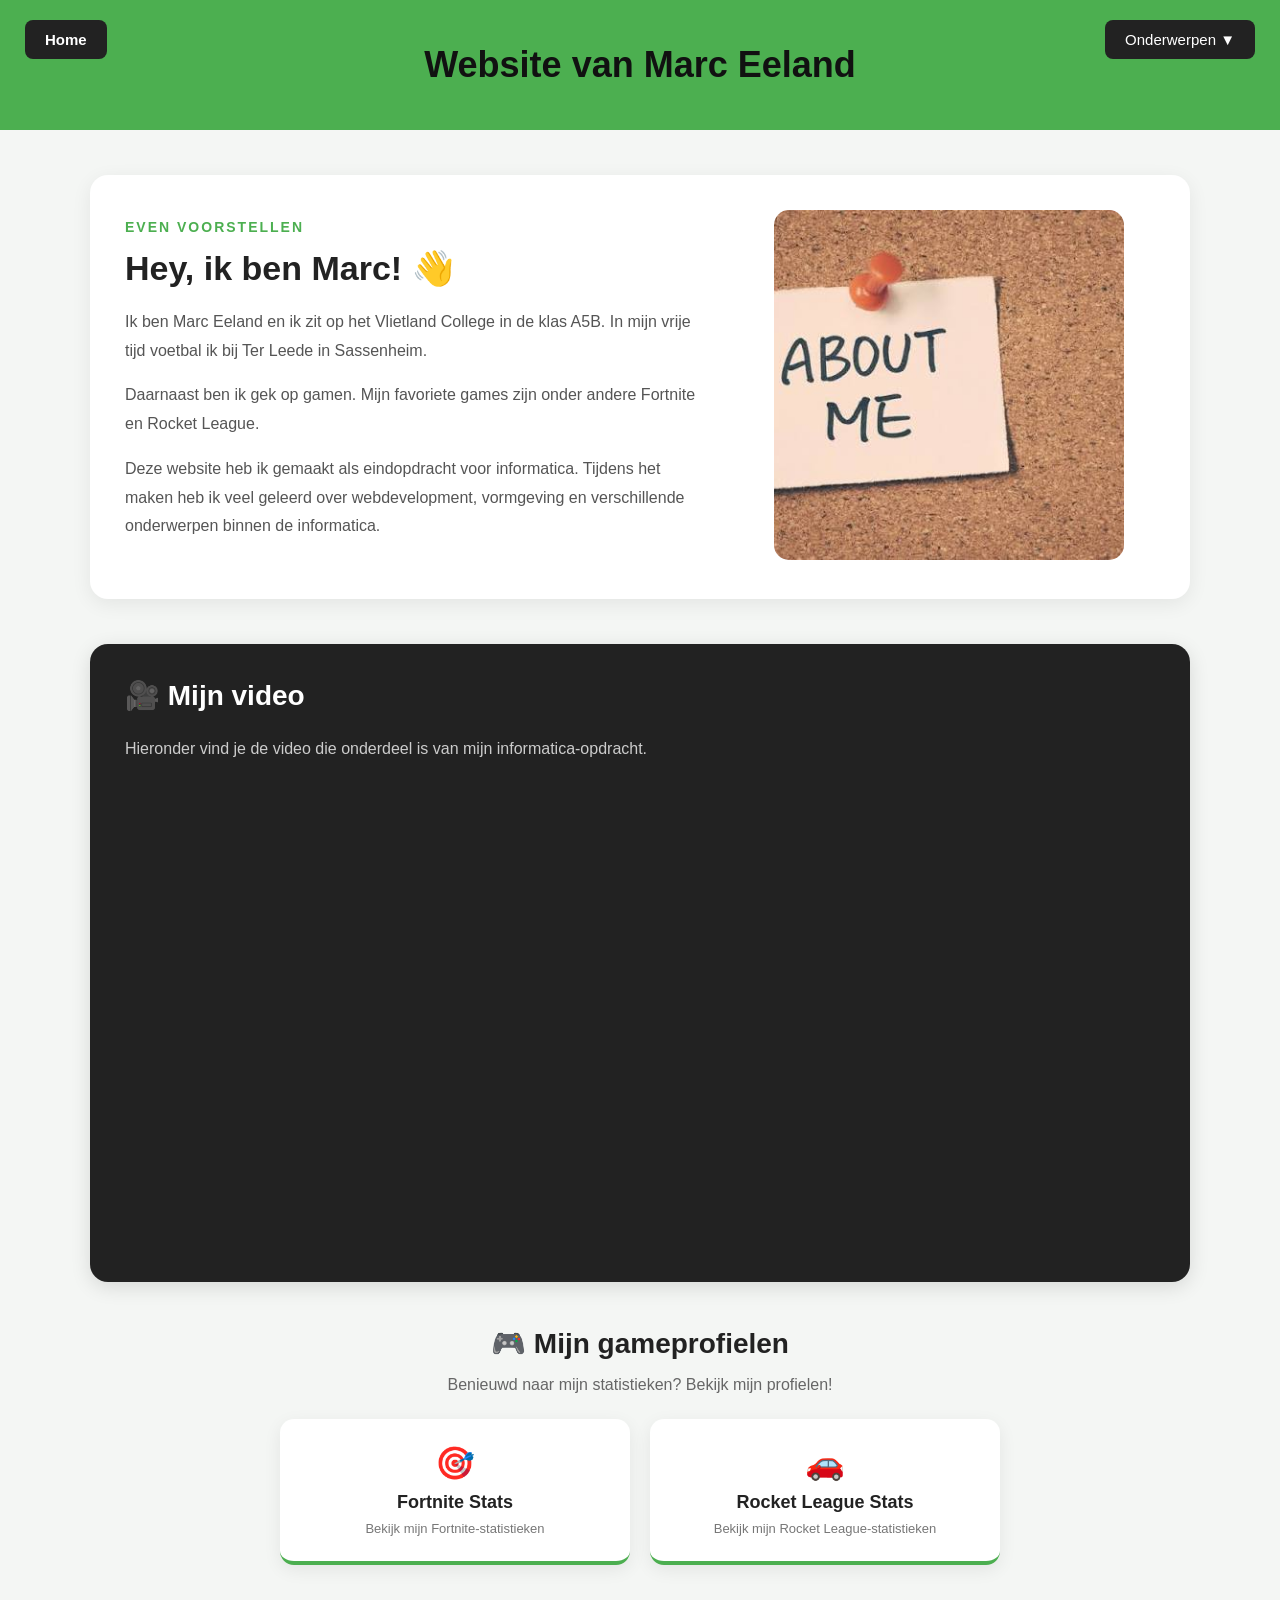
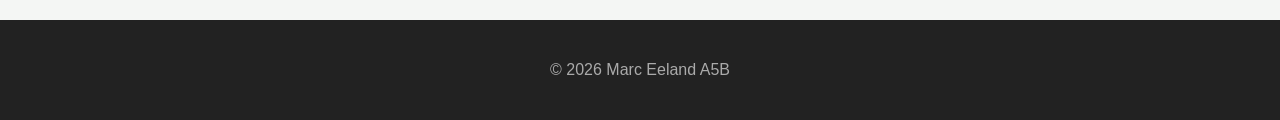
<file: index.html>
<!DOCTYPE html>
<html lang="nl">

<head>
    <meta charset="UTF-8">
    <meta name="viewport" content="width=device-width, initial-scale=1.0">

    <title>A5B | Website van Marc Eeland</title>

    <style>
        * {
            box-sizing: border-box;
        }

        body {
            margin: 0;
            font-family: Arial, sans-serif;
            background-color: #f4f6f4;
            color: #222;
        }

        /* HEADER */

        .header {
            background-color: #4CAF50;
            min-height: 130px;
            display: flex;
            justify-content: center;
            align-items: center;
            position: relative;
            padding: 20px;
        }

        .header h1 {
            font-size: 36px;
            margin: 0;
            color: #111;
        }

        .home-button {
            position: absolute;
            top: 20px;
            left: 25px;
            background-color: #222;
            color: white;
            padding: 11px 20px;
            border-radius: 8px;
            text-decoration: none;
            font-size: 15px;
            font-weight: bold;
        }

        .home-button:hover {
            background-color: #444;
        }

        /* DROPDOWN */

        .dropdown {
            position: absolute;
            top: 20px;
            right: 25px;
        }

        .dropdown-button {
            background-color: #222;
            color: white;
            padding: 11px 20px;
            border: none;
            border-radius: 8px;
            cursor: pointer;
            font-size: 15px;
        }

        .dropdown-content {
            display: none;
            position: absolute;
            right: 0;
            top: 100%;
            background-color: #222;
            min-width: 240px;
            border-radius: 8px;
            overflow: hidden;
            box-shadow: 0 5px 15px rgba(0,0,0,0.2);
            z-index: 100;
        }

        .dropdown-content a {
            display: block;
            padding: 13px 16px;
            color: white;
            text-decoration: none;
        }

        .dropdown-content a:hover {
            background-color: #444;
        }

        .dropdown:hover .dropdown-content {
            display: block;
        }

        /* ALGEMENE CONTAINER */

        .container {
            width: 90%;
            max-width: 1100px;
            margin: 45px auto;
        }

        /* ABOUT ME */

        .about-section {
            background-color: white;
            border-radius: 18px;
            padding: 35px;
            display: flex;
            align-items: center;
            gap: 45px;
            box-shadow: 0 5px 20px rgba(0,0,0,0.07);
        }

        .about-text {
            flex: 1;
        }

        .about-label {
            color: #4CAF50;
            font-size: 14px;
            font-weight: bold;
            text-transform: uppercase;
            letter-spacing: 2px;
        }

        .about-text h2 {
            font-size: 34px;
            margin: 12px 0 20px;
        }

        .about-text p {
            font-size: 16px;
            line-height: 1.8;
            color: #555;
            margin-bottom: 15px;
        }

        .about-photo {
            width: 40%;
            text-align: center;
        }

        .about-photo img {
            width: 100%;
            max-width: 350px;
            height: 350px;
            object-fit: cover;
            border-radius: 15px;
        }

        /* VIDEO */

        .video-section {
            margin-top: 45px;
            background-color: #222;
            color: white;
            border-radius: 18px;
            padding: 35px;
            box-shadow: 0 5px 20px rgba(0,0,0,0.12);
        }

        .video-section h2 {
            font-size: 28px;
            margin-top: 0;
        }

        .video-section p {
            color: #ccc;
            line-height: 1.7;
            font-size: 16px;
        }

        .video-container {
            max-width: 850px;
            margin: 25px auto 0;
        }

        .video-container iframe {
            width: 100%;
            height: 460px;
            border: none;
            border-radius: 12px;
            display: block;
        }

        /* GAMEPROFIELEN */

        .games-section {
            margin-top: 45px;
            text-align: center;
        }

        .games-section h2 {
            font-size: 28px;
            margin-bottom: 10px;
        }

        .games-section > p {
            color: #666;
            font-size: 16px;
            margin-bottom: 25px;
        }

        .game-buttons {
            display: flex;
            justify-content: center;
            gap: 20px;
        }
/*Ik heb hierzo kleuren toegevoegd met behulp van #... en dan getallen. */
        .game-button {
            flex: 1;
            max-width: 350px;
            background-color: white;
            color: #222;
            text-decoration: none;
            padding: 25px;
            border-radius: 14px;
            font-size: 18px;
            font-weight: bold;
            box-shadow: 0 5px 18px rgba(0,0,0,0.07);
            border-bottom: 4px solid #4CAF50;
            transition: 0.2s;
        }

        .game-button:hover {
            transform: translateY(-5px);
            box-shadow: 0 10px 22px rgba(0,0,0,0.12);
        }

        .game-icon {
            display: block;
            font-size: 32px;
            margin-bottom: 10px;
        }

        .game-description {
            display: block;
            font-size: 13px;
            font-weight: normal;
            color: #777;
            margin-top: 8px;
        }

        /* FOOTER */

        footer {
            text-align: center;
            padding: 25px;
            margin-top: 55px;
            background-color: #222;
            color: #aaa;
        }

        /* MOBIEL */

        @media (max-width: 700px) {

            .header {
                min-height: 150px;
                padding-top: 65px;
            }

            .header h1 {
                font-size: 28px;
            }

            .home-button {
                left: 12px;
                top: 12px;
                padding: 9px 13px;
            }

            .dropdown {
                right: 12px;
                top: 12px;
            }

            .dropdown-button {
                padding: 9px 13px;
            }

            .about-section {
                flex-direction: column;
                padding: 25px;
                gap: 25px;
            }

            .about-photo {
                width: 100%;
            }

            .about-photo img {
                height: auto;
                max-height: 350px;
            }

            .about-text h2 {
                font-size: 28px;
            }

            .video-section {
                padding: 25px;
            }

            .video-container iframe {
                height: 250px;
            }

            .game-buttons {
                flex-direction: column;
                align-items: center;
            }

            .game-button {
                width: 100%;
            }
        }

    </style>
</head>

<body>

    <!-- HEADER -->

    <header class="header">

        <a href="index.html" class="home-button">
            Home
        </a>

        <h1>Website van Marc Eeland</h1>

        <div class="dropdown">

            <button class="dropdown-button">
                Onderwerpen ▼
            </button>

            <div class="dropdown-content">

                <a href="invoer-verwerking-uitvoer.html">
                    Invoer - Verwerking - Uitvoer
                </a>

                <a href="binairstelsel.html">
                    Binair stelsel
                </a>

                <a href="kleurmodellen.html">
                    Kleurmodellen
                </a>

                <a href="compressie.html">
                    Compressie: Bitmap/vector
                </a>

                <a href="ai.html">
                    AI
                </a>

            </div>
        </div>

    </header>


    <main class="container">

        <!-- ABOUT ME -->

        <section class="about-section">

            <div class="about-text">

                <span class="about-label">Even voorstellen</span>

                <h2>Hey, ik ben Marc! 👋</h2>

                <p>
                    Ik ben Marc Eeland en ik zit op het Vlietland College
                    in de klas A5B. In mijn vrije tijd voetbal ik bij
                    Ter Leede in Sassenheim.
                </p>

                <p>
                    Daarnaast ben ik gek op gamen. Mijn favoriete games
                    zijn onder andere Fortnite en Rocket League.
                </p>

                <p>
                    Deze website heb ik gemaakt als eindopdracht voor
                    informatica. Tijdens het maken heb ik veel geleerd
                    over webdevelopment, vormgeving en verschillende
                    onderwerpen binnen de informatica.
                </p>

            </div>

            <div class="about-photo">

                <!-- VERVANG DIT DOOR JE EIGEN FOTO -->

                <img
                    src="fotos/About me.jpeg"
                    alt="Foto van Marc">

            </div>

        </section>


        <!-- VIDEO -->

        <section class="video-section">

            <h2>🎥 Mijn video</h2>

            <p>
                Hieronder vind je de video die onderdeel is van mijn
                informatica-opdracht.
            </p>

            <div class="video-container">

                <iframe
                    src="https://www.youtube.com/embed/sK1_ZsEH8Ic?start=7"
                    title="Video"
                    allowfullscreen>
                </iframe>

            </div>

        </section>


        <!-- GAMEPROFIELEN -->

        <section class="games-section">

            <h2>🎮 Mijn gameprofielen</h2>

            <p>
                Benieuwd naar mijn statistieken? Bekijk mijn profielen!
            </p>

            <div class="game-buttons">

                <a
                    href="https://fortnitetracker.com/fortnite/profile/epic/Kickerman007/matchmaking/overview"
                    target="_blank"
                    rel="noopener noreferrer"
                    class="game-button">

                    <span class="game-icon">🎯</span>

                    Fortnite Stats

                    <span class="game-description">
                        Bekijk mijn Fortnite-statistieken
                    </span>

                </a>


                <a
                    href="https://rocketleague.tracker.network/rocket-league/profile/psn/Qlyxy_/overview"
                    target="_blank"
                    rel="noopener noreferrer"
                    class="game-button">

                    <span class="game-icon">🚗</span>

                    Rocket League Stats

                    <span class="game-description">
                        Bekijk mijn Rocket League-statistieken
                    </span>

                </a>

            </div>

        </section>

    </main>


    <!-- FOOTER -->

    <footer>

        <p>© 2026 Marc Eeland A5B</p>

    </footer>

</body>
</html>
</file>
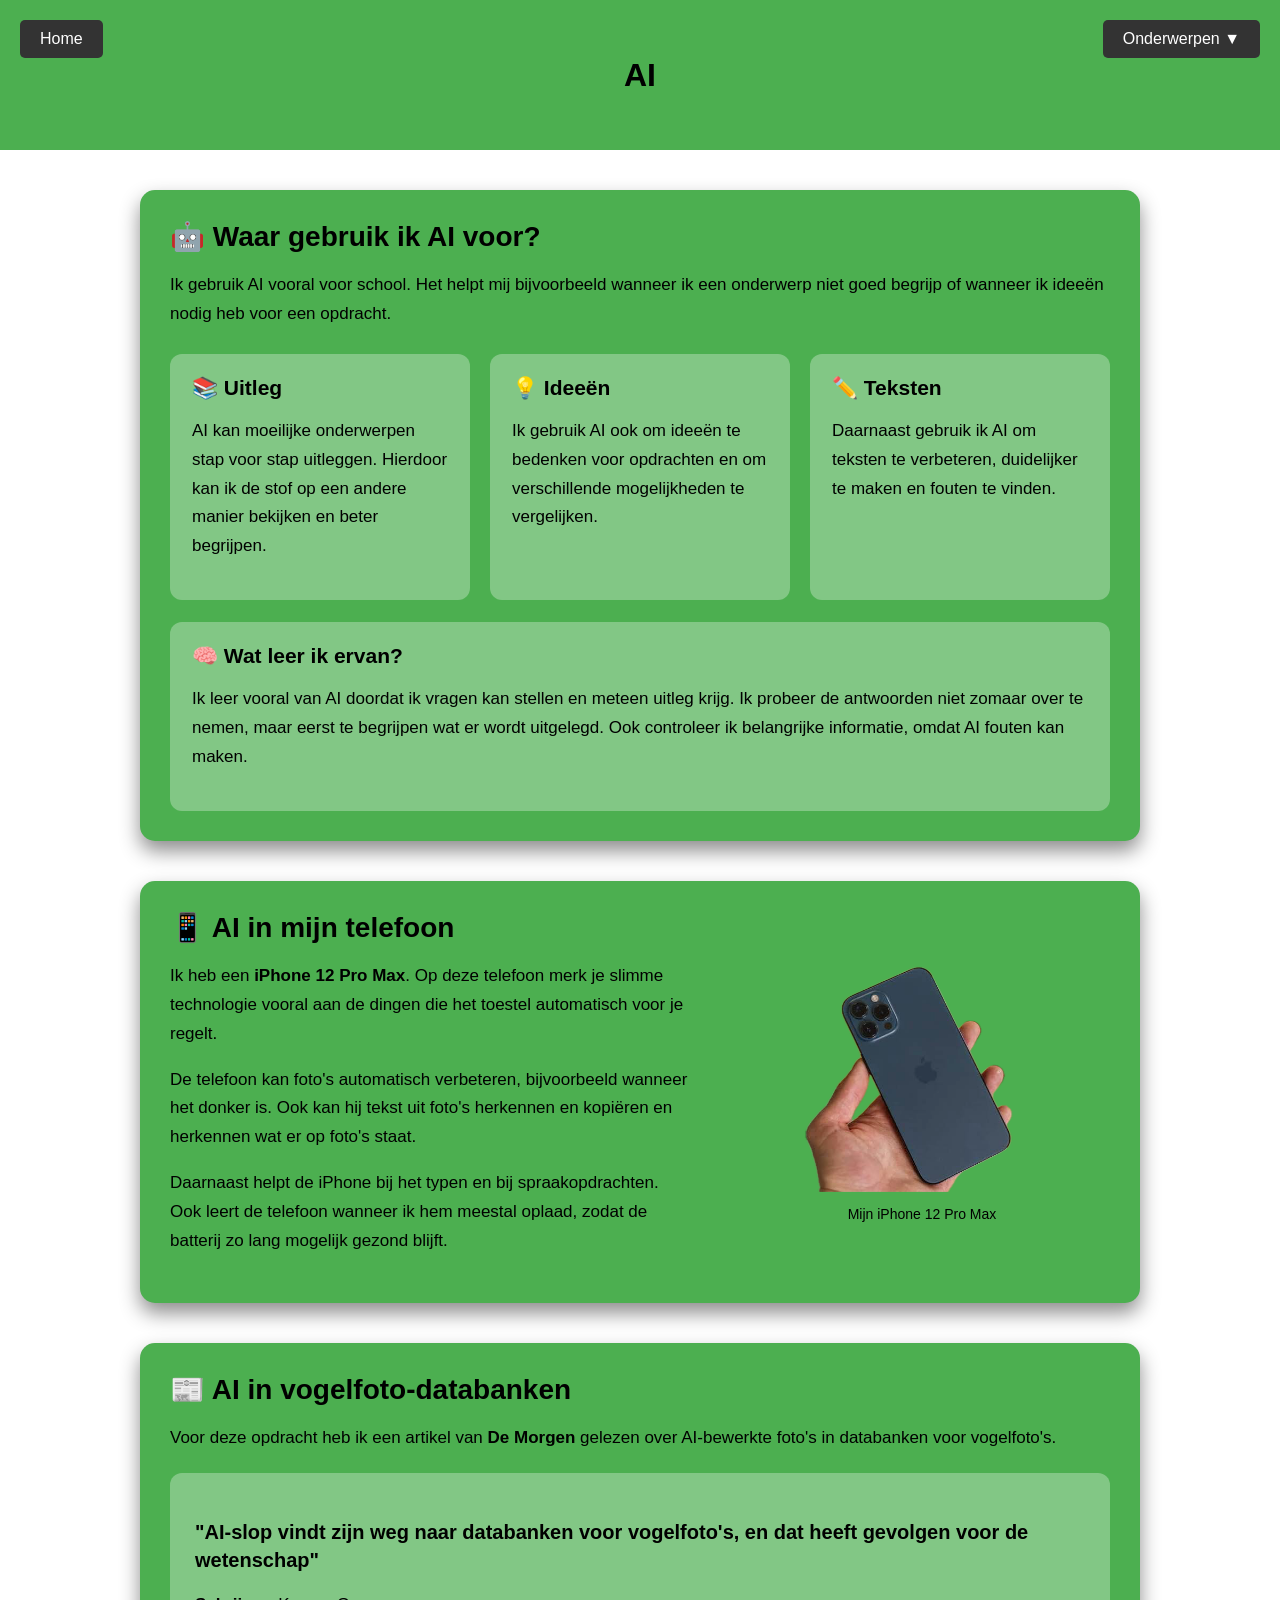
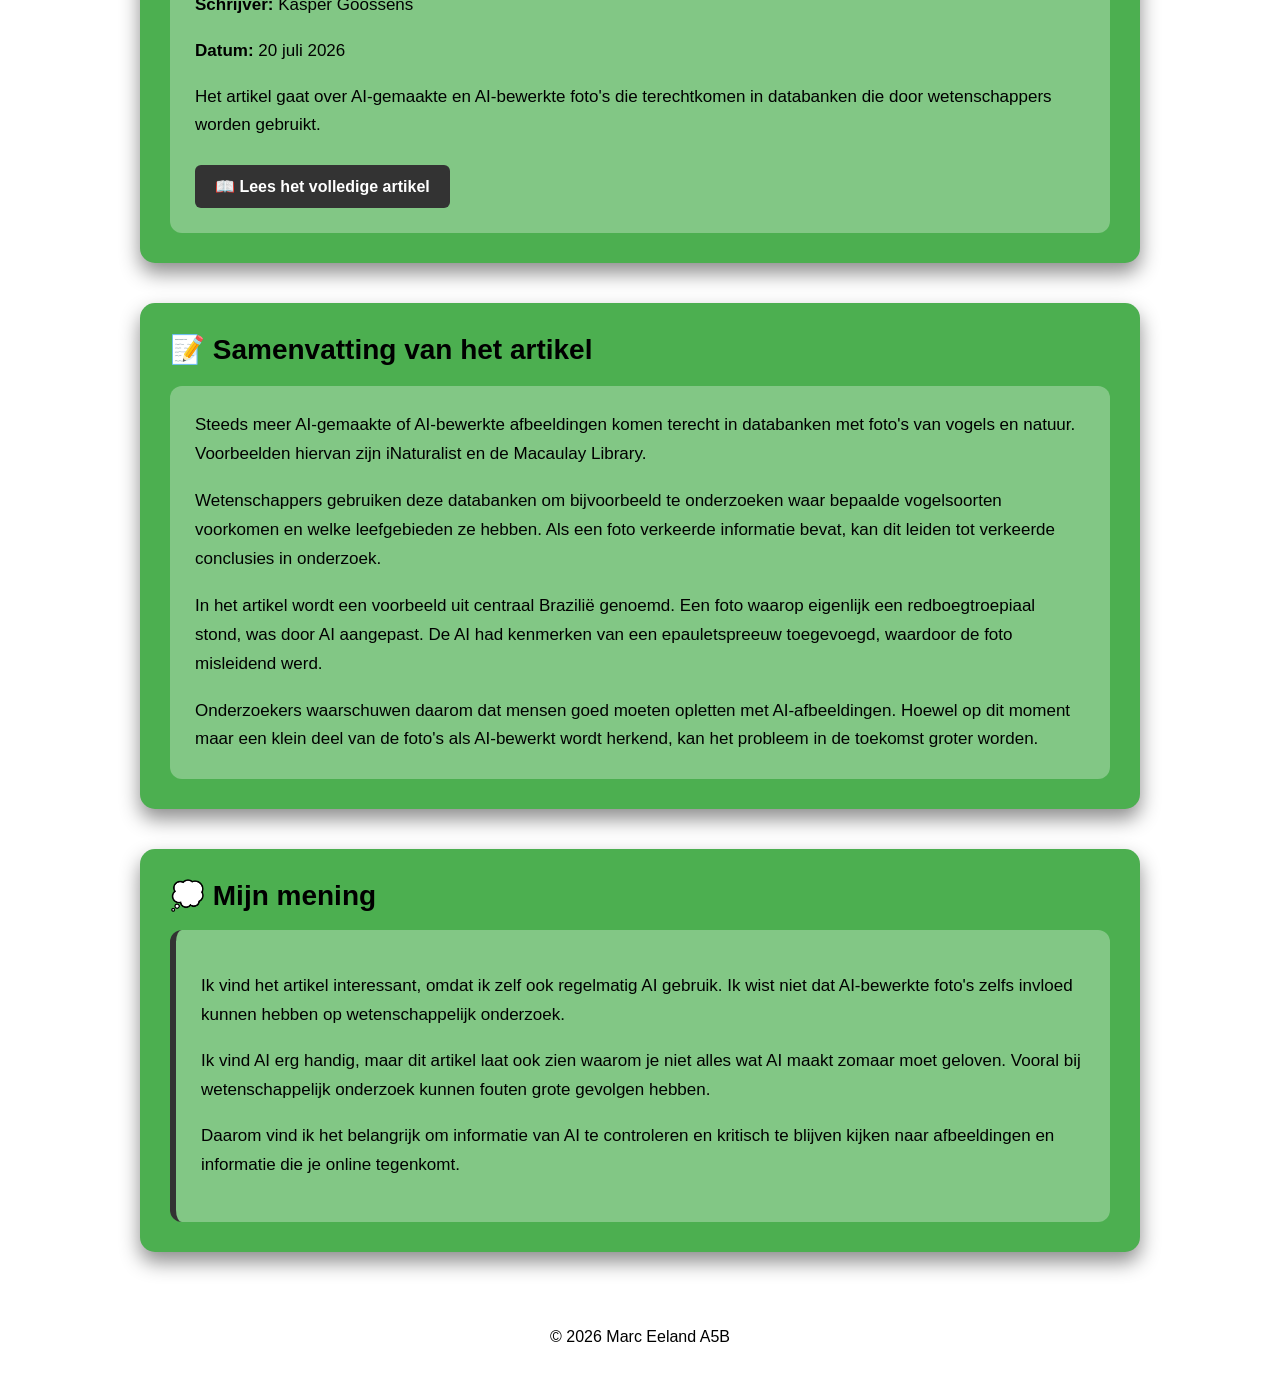
<file: ai.html>
<!DOCTYPE html>
<html lang="nl">

<head>

    <meta charset="UTF-8">
    <meta name="viewport" content="width=device-width, initial-scale=1.0">

    <title>AI</title>

    <style>

        body {
            margin: 0;
            font-family: Arial, sans-serif;
            background-color: white;
            color: black;
        }

        /* =========================
           HEADER
        ========================= */

        .header {
            background-color: #4CAF50;
            height: 150px;
            display: flex;
            justify-content: center;
            align-items: center;
            position: relative;
            padding: 0 20px;
            box-sizing: border-box;
        }

        .header h1 {
            margin: 0;
            color: black;
        }

        /* HOME KNOP */
/*Ik heb hierzo kleuren toegevoegd met behulp van #... en dan getallen. */
        .home-button {
            position: absolute;
            top: 20px;
            left: 20px;
            background-color: #333;
            color: white;
            padding: 10px 20px;
            border-radius: 5px;
            text-decoration: none;
            font-size: 16px;
        }
/*Ik heb hierzo kleuren toegevoegd met behulp van #... en dan getallen. */
        .home-button:hover {
            background-color: #555;
        }

        /* DROPDOWN */

        .dropdown {
            position: absolute;
            top: 20px;
            right: 20px;
        }

        .dropdown-button {
            background-color: #333;
            color: white;
            padding: 10px 20px;
            border: none;
            border-radius: 5px;
            cursor: pointer;
            font-size: 16px;
        }

        .dropdown-content {
            display: none;
            position: absolute;
            right: 0;
            top: 100%;
            background-color: #333;
            min-width: 240px;
            border-radius: 5px;
            overflow: hidden;
            box-shadow: 0 5px 10px rgba(0,0,0,0.4);
            z-index: 100;
        }

        .dropdown-content a {
            display: block;
            padding: 12px 15px;
            color: white;
            text-decoration: none;
            text-align: left;
        }

        .dropdown-content a:hover {
            background-color: #555;
        }

        .dropdown:hover .dropdown-content {
            display: block;
        }


        /* =========================
           AI BLOKKEN
        ========================= */

        .ai-blok {
            width: 90%;
            max-width: 1000px;
            margin: 40px auto;
            padding: 30px;
            background-color: #4CAF50;
            color: black;
            border-radius: 15px;
            box-shadow: 0 10px 20px rgba(0,0,0,0.45);
            box-sizing: border-box;
        }

        .ai-blok h2 {
            font-size: 28px;
            margin-top: 0;
            margin-bottom: 18px;
        }

        .ai-blok h3 {
            font-size: 21px;
            margin-top: 0;
        }

        .ai-blok p {
            font-size: 17px;
            line-height: 1.7;
        }


        /* =========================
           AI GEBRUIK
        ========================= */

        .ai-punten {
            display: flex;
            gap: 20px;
            margin-top: 25px;
        }

        .ai-punt {
            flex: 1;
            background-color: rgba(255,255,255,0.3);
            padding: 22px;
            border-radius: 12px;
        }

        .ai-punt h3 {
            margin-bottom: 10px;
        }


        /* =========================
           EXTRA UITLEG
        ========================= */

        .info-kaart {
            background-color: rgba(255,255,255,0.3);
            padding: 22px;
            border-radius: 12px;
            margin-top: 22px;
        }

        .info-kaart h3 {
            margin-bottom: 10px;
        }


        /* =========================
           FOTO BLOK
        ========================= */

        .foto-blok {
            display: flex;
            align-items: center;
            gap: 40px;
        }

        .foto-tekst {
            flex: 1;
        }

        .foto {
            width: 40%;
            text-align: center;
        }

        .foto img {
            max-width: 100%;
            max-height: 350px;
            border-radius: 12px;
        }

        .foto-bijschrift {
            margin-top: 10px;
            font-size: 14px;
        }


        /* =========================
           ARTIKEL
        ========================= */
/* Ik heb hierzo kleuren toegevoegd door de decimalen tot en met 255. */
        .artikel-info {
            background-color: rgba(255,255,255,0.3);
            padding: 25px;
            border-radius: 12px;
            margin-top: 20px;
        }

        .artikel-titel {
            font-size: 20px !important;
            font-weight: bold;
            line-height: 1.4 !important;
        }

        .artikel-info p {
            margin-bottom: 10px;
        }

        .artikel-knop {
            display: inline-block;
            margin-top: 15px;
            padding: 12px 20px;
            background-color: #333;
            color: white;
            text-decoration: none;
            border-radius: 6px;
            font-size: 16px;
            font-weight: bold;
        }

        .artikel-knop:hover {
            background-color: #555;
        }


        /* =========================
           SAMENVATTING
        ========================= */

        .samenvatting {
            background-color: rgba(255,255,255,0.3);
            padding: 25px;
            border-radius: 12px;
            margin-top: 20px;
        }

        .samenvatting p {
            margin-top: 0;
            margin-bottom: 18px;
        }

        .samenvatting p:last-child {
            margin-bottom: 0;
        }


        /* =========================
           MENING
        ========================= */

        .mening {
            background-color: rgba(255,255,255,0.3);
            padding: 25px;
            border-radius: 12px;
            border-left: 6px solid #333;
        }


        /* =========================
           FOOTER
        ========================= */

        footer {
            text-align: center;
            padding: 20px;
            margin-top: 40px;
        }


        /* =========================
           MOBIEL
        ========================= */

        @media (max-width: 700px) {

            .ai-punten {
                flex-direction: column;
            }

            .foto-blok {
                flex-direction: column;
            }

            .foto {
                width: 100%;
            }

        }

    </style>

</head>


<body>


    <!-- =========================
         HEADER
    ========================= -->

    <header class="header">

        <a href="index.html" class="home-button">
            Home
        </a>

        <h1>AI</h1>

        <div class="dropdown">

            <button class="dropdown-button">
                Onderwerpen ▼
            </button>

            <div class="dropdown-content">

                <a href="binairstelsel.html">
                    Binair stelsel
                </a>

                <a href="kleurmodellen.html">
                    Kleurmodellen
                </a>

                <a href="compressie.html">
                    Compressie: Bitmap/vector
                </a>

                <a href="ai.html">
                    AI
                </a>

                <a href="invoer-verwerking-uitvoer.html">
                    Invoer - Verwerking - Uitvoer
                </a>

            </div>

        </div>

    </header>


    <!-- =========================
         WAAR GEBRUIK IK AI VOOR?
    ========================= -->

    <section class="ai-blok">

        <h2>🤖 Waar gebruik ik AI voor?</h2>

        <p>
            Ik gebruik AI vooral voor school. Het helpt mij bijvoorbeeld
            wanneer ik een onderwerp niet goed begrijp of wanneer ik
            ideeën nodig heb voor een opdracht.
        </p>

        <div class="ai-punten">

            <div class="ai-punt">

                <h3>📚 Uitleg</h3>

                <p>
                    AI kan moeilijke onderwerpen stap voor stap uitleggen.
                    Hierdoor kan ik de stof op een andere manier bekijken
                    en beter begrijpen.
                </p>

            </div>


            <div class="ai-punt">

                <h3>💡 Ideeën</h3>

                <p>
                    Ik gebruik AI ook om ideeën te bedenken voor opdrachten
                    en om verschillende mogelijkheden te vergelijken.
                </p>

            </div>


            <div class="ai-punt">

                <h3>✏️ Teksten</h3>

                <p>
                    Daarnaast gebruik ik AI om teksten te verbeteren,
                    duidelijker te maken en fouten te vinden.
                </p>

            </div>

        </div>


        <div class="info-kaart">

            <h3>🧠 Wat leer ik ervan?</h3>

            <p>
                Ik leer vooral van AI doordat ik vragen kan stellen en
                meteen uitleg krijg. Ik probeer de antwoorden niet zomaar
                over te nemen, maar eerst te begrijpen wat er wordt uitgelegd.
                Ook controleer ik belangrijke informatie, omdat AI fouten
                kan maken.
            </p>

        </div>

    </section>


    <!-- =========================
         AI IN MIJN TELEFOON
    ========================= -->

    <section class="ai-blok foto-blok">

        <div class="foto-tekst">

            <h2>📱 AI in mijn telefoon</h2>

            <p>
                Ik heb een <strong>iPhone 12 Pro Max</strong>. Op deze
                telefoon merk je slimme technologie vooral aan de dingen
                die het toestel automatisch voor je regelt.
            </p>

            <p>
                De telefoon kan foto's automatisch verbeteren, bijvoorbeeld
                wanneer het donker is. Ook kan hij tekst uit foto's herkennen
                en kopiëren en herkennen wat er op foto's staat.
            </p>

            <p>
                Daarnaast helpt de iPhone bij het typen en bij
                spraakopdrachten. Ook leert de telefoon wanneer ik hem
                meestal oplaad, zodat de batterij zo lang mogelijk gezond
                blijft.
            </p>

        </div>


        <div class="foto">

            <img src="fotos/iphone 12 pro max Background Removed.png"
                 alt="Mijn iPhone 12 Pro Max">

            <div class="foto-bijschrift">
                Mijn iPhone 12 Pro Max
            </div>

        </div>

    </section>


    <!-- =========================
         ARTIKEL
    ========================= -->

    <section class="ai-blok">

        <h2>📰 AI in vogelfoto-databanken</h2>

        <p>
            Voor deze opdracht heb ik een artikel van
            <strong>De Morgen</strong> gelezen over AI-bewerkte foto's
            in databanken voor vogelfoto's.
        </p>


        <div class="artikel-info">

            <p class="artikel-titel">
                "AI-slop vindt zijn weg naar databanken voor vogelfoto's,
                en dat heeft gevolgen voor de wetenschap"
            </p>

            <p>
                <strong>Schrijver:</strong> Kasper Goossens
            </p>

            <p>
                <strong>Datum:</strong> 20 juli 2026
            </p>

            <p>
                Het artikel gaat over AI-gemaakte en AI-bewerkte foto's
                die terechtkomen in databanken die door wetenschappers
                worden gebruikt.
            </p>

            <!-- VERVANG DE LINK HIERONDER DOOR DE ECHTE LINK -->

            <a
                href="https://www.demorgen.be/snelnieuws/ai-slop-vindt-zijn-weg-naar-databanken-voor-vogelfoto-s-en-dat-heeft-gevolgen-voor-de-wetenschap~bd7ea776/?referrer=https%3A%2F%2Fgo.bsky.app%2F&referrer=https%3A%2F%2Fwww.felienne.nl%2F2026-36%2F&referrer=https%3A%2F%2Fclassroom.google.com%2F"
                target="_blank"
                class="artikel-knop">

                📖 Lees het volledige artikel

            </a>

        </div>

    </section>


    <!-- =========================
         SAMENVATTING
    ========================= -->

    <section class="ai-blok">

        <h2>📝 Samenvatting van het artikel</h2>

        <div class="samenvatting">

            <p>
                Steeds meer AI-gemaakte of AI-bewerkte afbeeldingen komen
                terecht in databanken met foto's van vogels en natuur.
                Voorbeelden hiervan zijn iNaturalist en de Macaulay Library.
            </p>

            <p>
                Wetenschappers gebruiken deze databanken om bijvoorbeeld
                te onderzoeken waar bepaalde vogelsoorten voorkomen en
                welke leefgebieden ze hebben. Als een foto verkeerde
                informatie bevat, kan dit leiden tot verkeerde conclusies
                in onderzoek.
            </p>

            <p>
                In het artikel wordt een voorbeeld uit centraal Brazilië
                genoemd. Een foto waarop eigenlijk een redboegtroepiaal
                stond, was door AI aangepast. De AI had kenmerken van een
                epauletspreeuw toegevoegd, waardoor de foto misleidend werd.
            </p>

            <p>
                Onderzoekers waarschuwen daarom dat mensen goed moeten
                opletten met AI-afbeeldingen. Hoewel op dit moment maar
                een klein deel van de foto's als AI-bewerkt wordt herkend,
                kan het probleem in de toekomst groter worden.
            </p>

        </div>

    </section>


    <!-- =========================
         MIJN MENING
    ========================= -->

    <section class="ai-blok">

        <h2>💭 Mijn mening</h2>

        <div class="mening">

            <p>
                Ik vind het artikel interessant, omdat ik zelf ook regelmatig
                AI gebruik. Ik wist niet dat AI-bewerkte foto's zelfs invloed
                kunnen hebben op wetenschappelijk onderzoek.
            </p>

            <p>
                Ik vind AI erg handig, maar dit artikel laat ook zien waarom
                je niet alles wat AI maakt zomaar moet geloven. Vooral bij
                wetenschappelijk onderzoek kunnen fouten grote gevolgen hebben.
            </p>

            <p>
                Daarom vind ik het belangrijk om informatie van AI te
                controleren en kritisch te blijven kijken naar afbeeldingen
                en informatie die je online tegenkomt.
            </p>

        </div>

    </section>


    <!-- FOOTER -->

    <footer>

        <p>
            © 2026 Marc Eeland A5B
        </p>

    </footer>


</body>

</html>
</file>
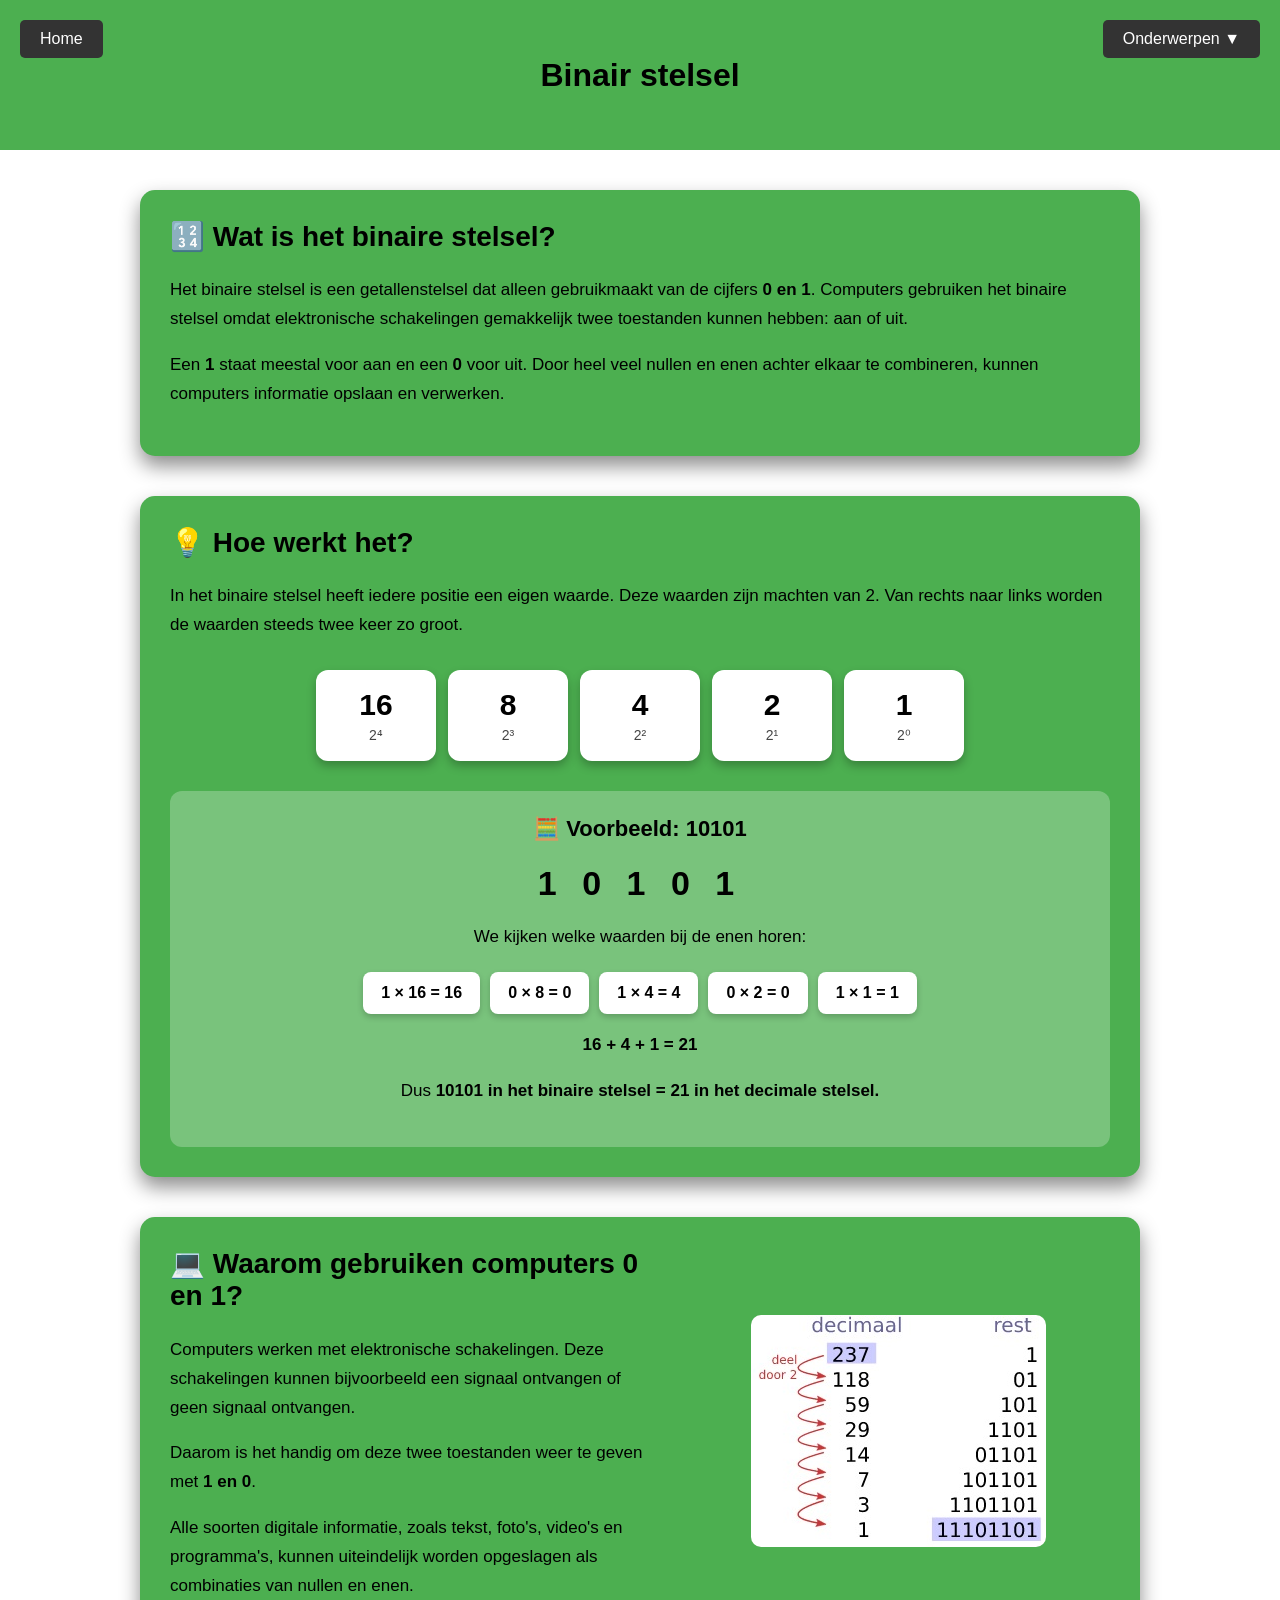
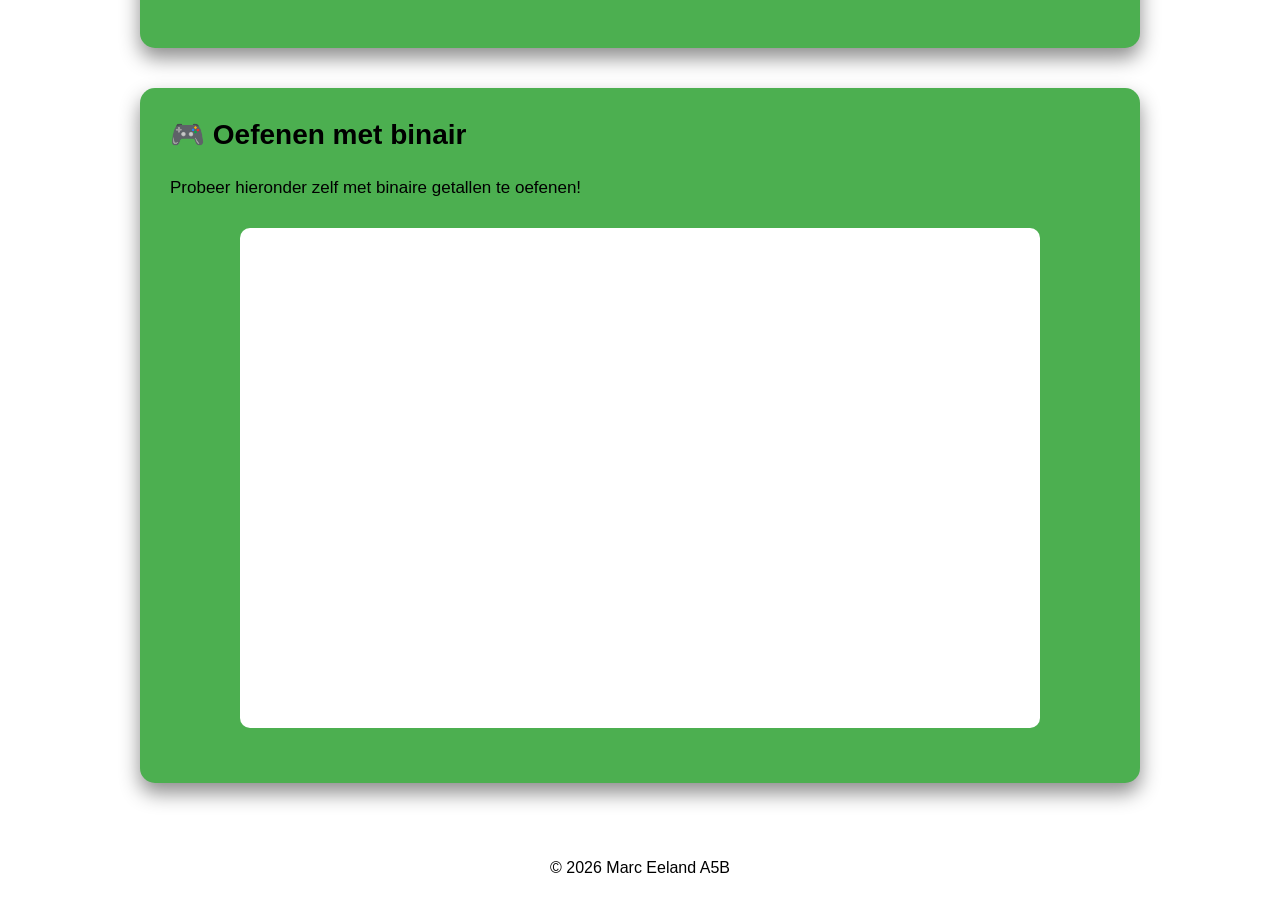
<file: binairstelsel.html>
<!DOCTYPE html>
<html lang="nl">
<head>
    <meta charset="UTF-8">
    <meta name="viewport" content="width=device-width, initial-scale=1.0">
    <title>Binair stelsel</title>

    <style>
        body {
            margin: 0;
            font-family: Arial, sans-serif;
            background-color: white;
            color: black;
        }

        /* HEADER */
        .header {
            background-color: #4CAF50;
            height: 150px;
            display: flex;
            justify-content: center;
            align-items: center;
            position: relative;
            padding: 0 20px;
            box-sizing: border-box;
        }

        .header h1 {
            margin: 0;
            color: black;
        }

        /* HOME KNOP */
        .home-button {
            position: absolute;
            top: 20px;
            left: 20px;
            background-color: #333;
            color: white;
            padding: 10px 20px;
            border-radius: 5px;
            text-decoration: none;
            font-size: 16px;
        }

        .home-button:hover {
            background-color: #555;
        }

        /* DROPDOWN */
        .dropdown {
            position: absolute;
            top: 20px;
            right: 20px;
        }

        .dropdown-button {
            background-color: #333;
            color: white;
            padding: 10px 20px;
            border: none;
            border-radius: 5px;
            cursor: pointer;
            font-size: 16px;
        }

        .dropdown-content {
            display: none;
            position: absolute;
            right: 0;
            top: 100%;
            background-color: #333;
            min-width: 240px;
            border-radius: 5px;
            overflow: hidden;
            box-shadow: 0 5px 10px rgba(0,0,0,0.4);
            z-index: 100;
        }

        .dropdown-content a {
            display: block;
            padding: 12px 15px;
            color: white;
            text-decoration: none;
            text-align: left;
        }

        .dropdown-content a:hover {
            background-color: #555;
        }

        .dropdown:hover .dropdown-content {
            display: block;
        }

        /* GROENE BLOKKEN */
        .binair-blok {
            width: 90%;
            max-width: 1000px;
            margin: 40px auto;
            padding: 30px;
            background-color: #4CAF50;
            color: black;
            border-radius: 15px;
            box-shadow: 0 10px 20px rgba(0,0,0,0.45);
            box-sizing: border-box;
        }

        .binair-blok h2 {
            font-size: 28px;
            margin-top: 0;
        }

        .binair-blok p {
            font-size: 17px;
            line-height: 1.7;
        }

        /* BINARIE PLAATSWAARDEN */
        .plaatswaarden {
            display: flex;
            justify-content: center;
            gap: 12px;
            margin: 30px 0;
            flex-wrap: wrap;
        }

        .plaatswaarde {
            background-color: white;
            border-radius: 12px;
            width: 120px;
            padding: 18px 10px;
            text-align: center;
            box-shadow: 0 5px 10px rgba(0,0,0,0.25);
            box-sizing: border-box;
        }

        .plaatswaarde .getal {
            font-size: 30px;
            font-weight: bold;
            margin-bottom: 5px;
        }

        .plaatswaarde .macht {
            font-size: 14px;
            color: #444;
        }

        /* VOORBEELD */
        .binair-voorbeeld {
            background-color: rgba(255,255,255,0.25);
            padding: 25px;
            border-radius: 12px;
            margin-top: 25px;
            text-align: center;
        }

        .binair-voorbeeld h3 {
            margin-top: 0;
            font-size: 22px;
        }

        .binair-getal {
            font-size: 34px;
            font-weight: bold;
            letter-spacing: 8px;
            margin: 20px 0;
        }

        .uitleg-voorbeeld {
            display: flex;
            justify-content: center;
            gap: 10px;
            flex-wrap: wrap;
            margin-top: 20px;
        }

        .uitleg-vak {
            background-color: white;
            padding: 12px 18px;
            border-radius: 8px;
            font-weight: bold;
            box-shadow: 0 3px 6px rgba(0,0,0,0.2);
        }

        /* FOTO */
        .foto-blok {
            display: flex;
            align-items: center;
            gap: 40px;
        }

        .foto-tekst {
            flex: 1;
        }

        .foto {
            width: 45%;
            text-align: center;
        }

        .foto img {
            max-width: 100%;
            max-height: 350px;
            border-radius: 10px;
        }

        /* GAME */
        .binair-game {
            width: 100%;
            max-width: 800px;
            margin: 25px auto;
        }

        .binair-game iframe {
            width: 100%;
            height: 500px;
            border: none;
            border-radius: 10px;
            background-color: white;
            display: block;
        }

        /* FOOTER */
        footer {
            text-align: center;
            padding: 20px;
            margin-top: 40px;
        }

        /* MOBIEL */
        @media (max-width: 700px) {

            .foto-blok {
                flex-direction: column;
            }

            .foto {
                width: 100%;
            }

            .plaatswaarden {
                gap: 8px;
            }

            .plaatswaarde {
                width: 100px;
            }

            .binair-getal {
                font-size: 28px;
            }
        }
    </style>
</head>

<body>

    <!-- HEADER -->
    <header class="header">

        <a href="index.html" class="home-button">
            Home
        </a>

        <h1>Binair stelsel</h1>

        <div class="dropdown">

            <button class="dropdown-button">
                Onderwerpen ▼
            </button>

            <div class="dropdown-content">
                <a href="binairstelsel.html">Binair stelsel</a>
                <a href="kleurmodellen.html">Kleurmodellen</a>
                <a href="compressie.html">Compressie: Bitmap/vector</a>
                <a href="ai.html">AI</a>
                <a href="invoer-verwerking-uitvoer.html">
                    Invoer - Verwerking - Uitvoer
                </a>
            </div>

        </div>

    </header>


    <!-- BLOK 1 -->
    <section class="binair-blok">

        <h2>🔢 Wat is het binaire stelsel?</h2>

        <p>
            Het binaire stelsel is een getallenstelsel dat alleen gebruikmaakt
            van de cijfers <strong>0 en 1</strong>. Computers gebruiken het
            binaire stelsel omdat elektronische schakelingen gemakkelijk twee
            toestanden kunnen hebben: aan of uit.
        </p>

        <p>
            Een <strong>1</strong> staat meestal voor aan en een
            <strong>0</strong> voor uit. Door heel veel nullen en enen
            achter elkaar te combineren, kunnen computers informatie opslaan
            en verwerken.
        </p>

    </section>


    <!-- NIEUW BLOK 2 -->
    <section class="binair-blok">

        <h2>💡 Hoe werkt het?</h2>

        <p>
            In het binaire stelsel heeft iedere positie een eigen waarde.
            Deze waarden zijn machten van 2. Van rechts naar links worden
            de waarden steeds twee keer zo groot.
        </p>

        <div class="plaatswaarden">

            <div class="plaatswaarde">
                <div class="getal">16</div>
                <div class="macht">2⁴</div>
            </div>

            <div class="plaatswaarde">
                <div class="getal">8</div>
                <div class="macht">2³</div>
            </div>

            <div class="plaatswaarde">
                <div class="getal">4</div>
                <div class="macht">2²</div>
            </div>

            <div class="plaatswaarde">
                <div class="getal">2</div>
                <div class="macht">2¹</div>
            </div>

            <div class="plaatswaarde">
                <div class="getal">1</div>
                <div class="macht">2⁰</div>
            </div>

        </div>

        <div class="binair-voorbeeld">

            <h3>🧮 Voorbeeld: 10101</h3>

            <div class="binair-getal">
                1 0 1 0 1
            </div>

            <p>
                We kijken welke waarden bij de enen horen:
            </p>

            <div class="uitleg-voorbeeld">

                <div class="uitleg-vak">
                    1 × 16 = 16
                </div>

                <div class="uitleg-vak">
                    0 × 8 = 0
                </div>

                <div class="uitleg-vak">
                    1 × 4 = 4
                </div>

                <div class="uitleg-vak">
                    0 × 2 = 0
                </div>

                <div class="uitleg-vak">
                    1 × 1 = 1
                </div>

            </div>

            <p>
                <strong>16 + 4 + 1 = 21</strong>
            </p>

            <p>
                Dus <strong>10101 in het binaire stelsel = 21 in het
                decimale stelsel.</strong>
            </p>

        </div>

    </section>


    <!-- BLOK 3 -->
    <section class="binair-blok foto-blok">

        <div class="foto-tekst">

            <h2>💻 Waarom gebruiken computers 0 en 1?</h2>

            <p>
                Computers werken met elektronische schakelingen. Deze
                schakelingen kunnen bijvoorbeeld een signaal ontvangen
                of geen signaal ontvangen.
            </p>

            <p>
                Daarom is het handig om deze twee toestanden weer te geven
                met <strong>1 en 0</strong>.
            </p>

            <p>
                Alle soorten digitale informatie, zoals tekst, foto's,
                video's en programma's, kunnen uiteindelijk worden
                opgeslagen als combinaties van nullen en enen.
            </p>

        </div>

        <div class="foto">

            <!-- Zet hier je eigen foto -->
            <img src="fotos/binair stelsel.jpg" alt="Binair stelsel">

        </div>

    </section>


    <!-- GAME -->
    <section class="binair-blok">

        <h2>🎮 Oefenen met binair</h2>

        <p>
            Probeer hieronder zelf met binaire getallen te oefenen!
        </p>

        <div class="binair-game">

            <iframe
                src="https://games.penjee.com/binary-bonanza/"
                title="Binary Bonanza">
            </iframe>

        </div>

    </section>


    <footer>
        <p>© 2026 Marc Eeland A5B</p>
    </footer>

</body>
</html>
</file>
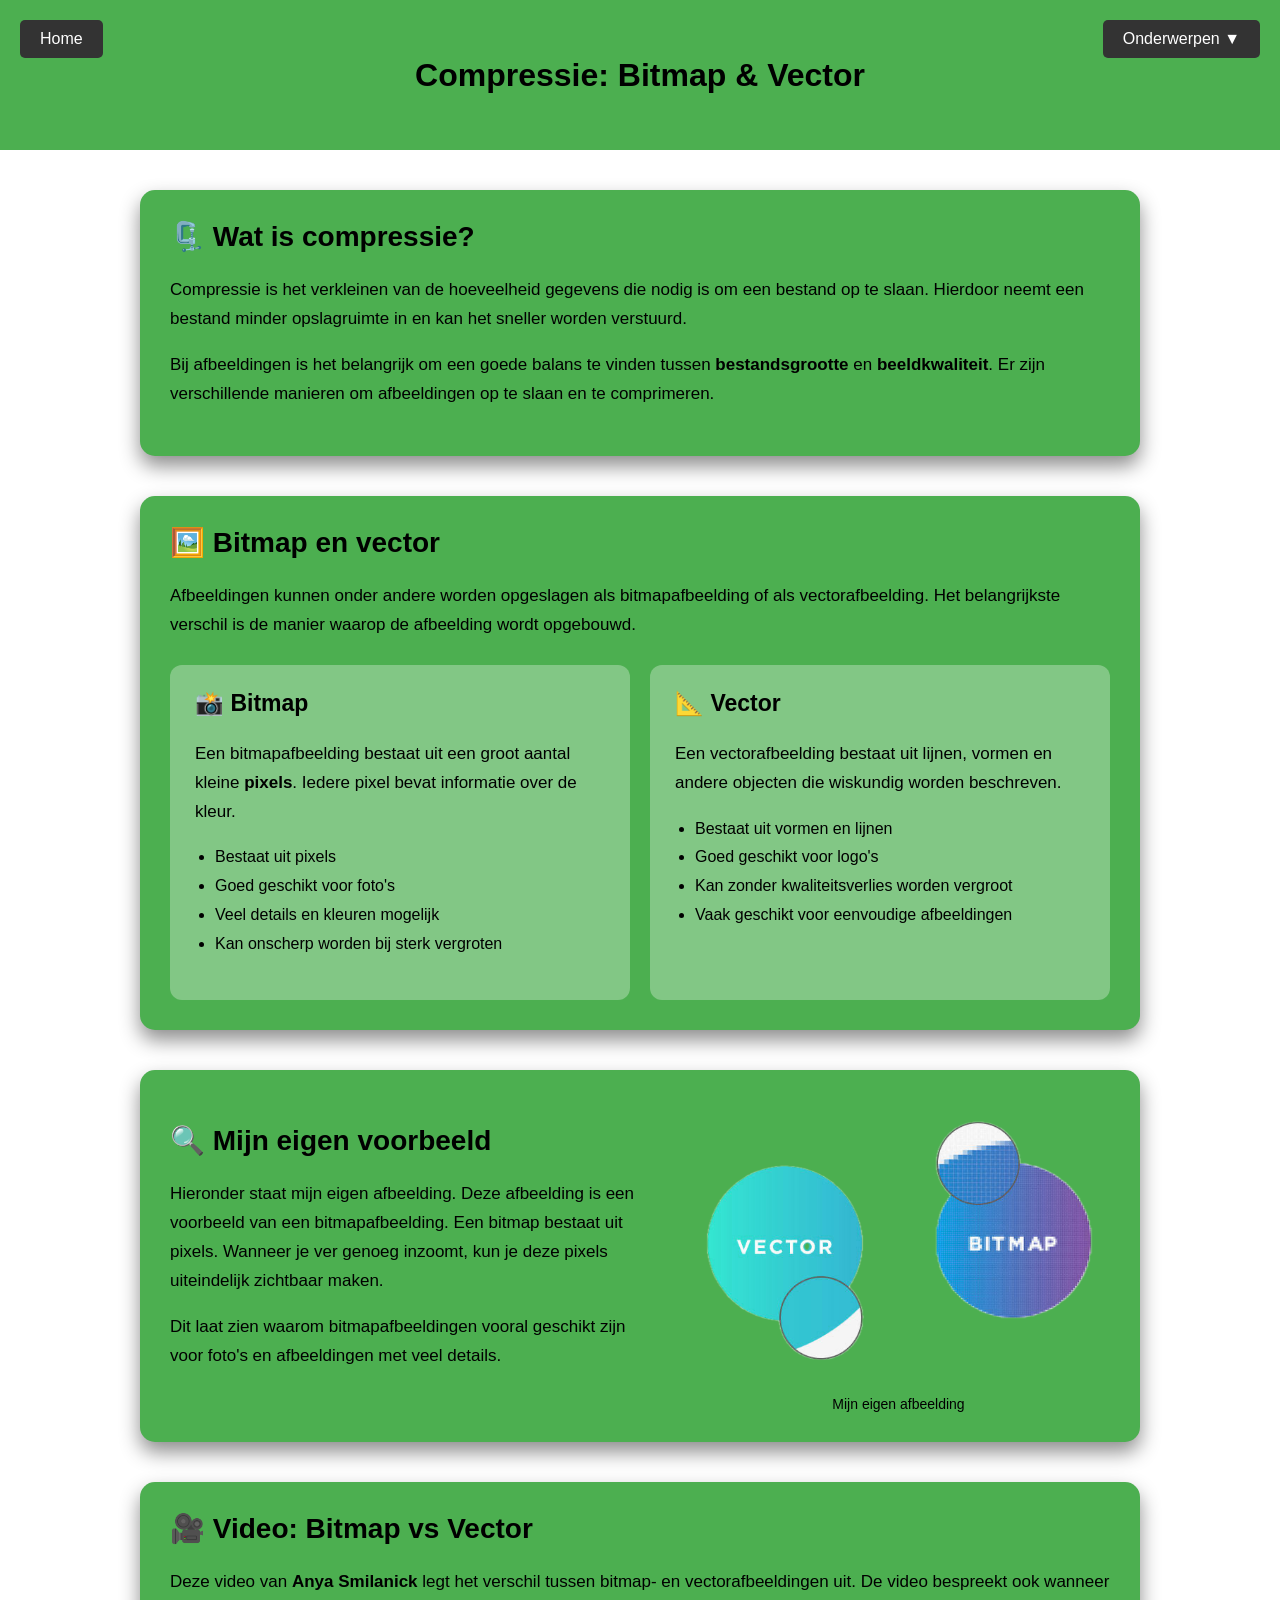
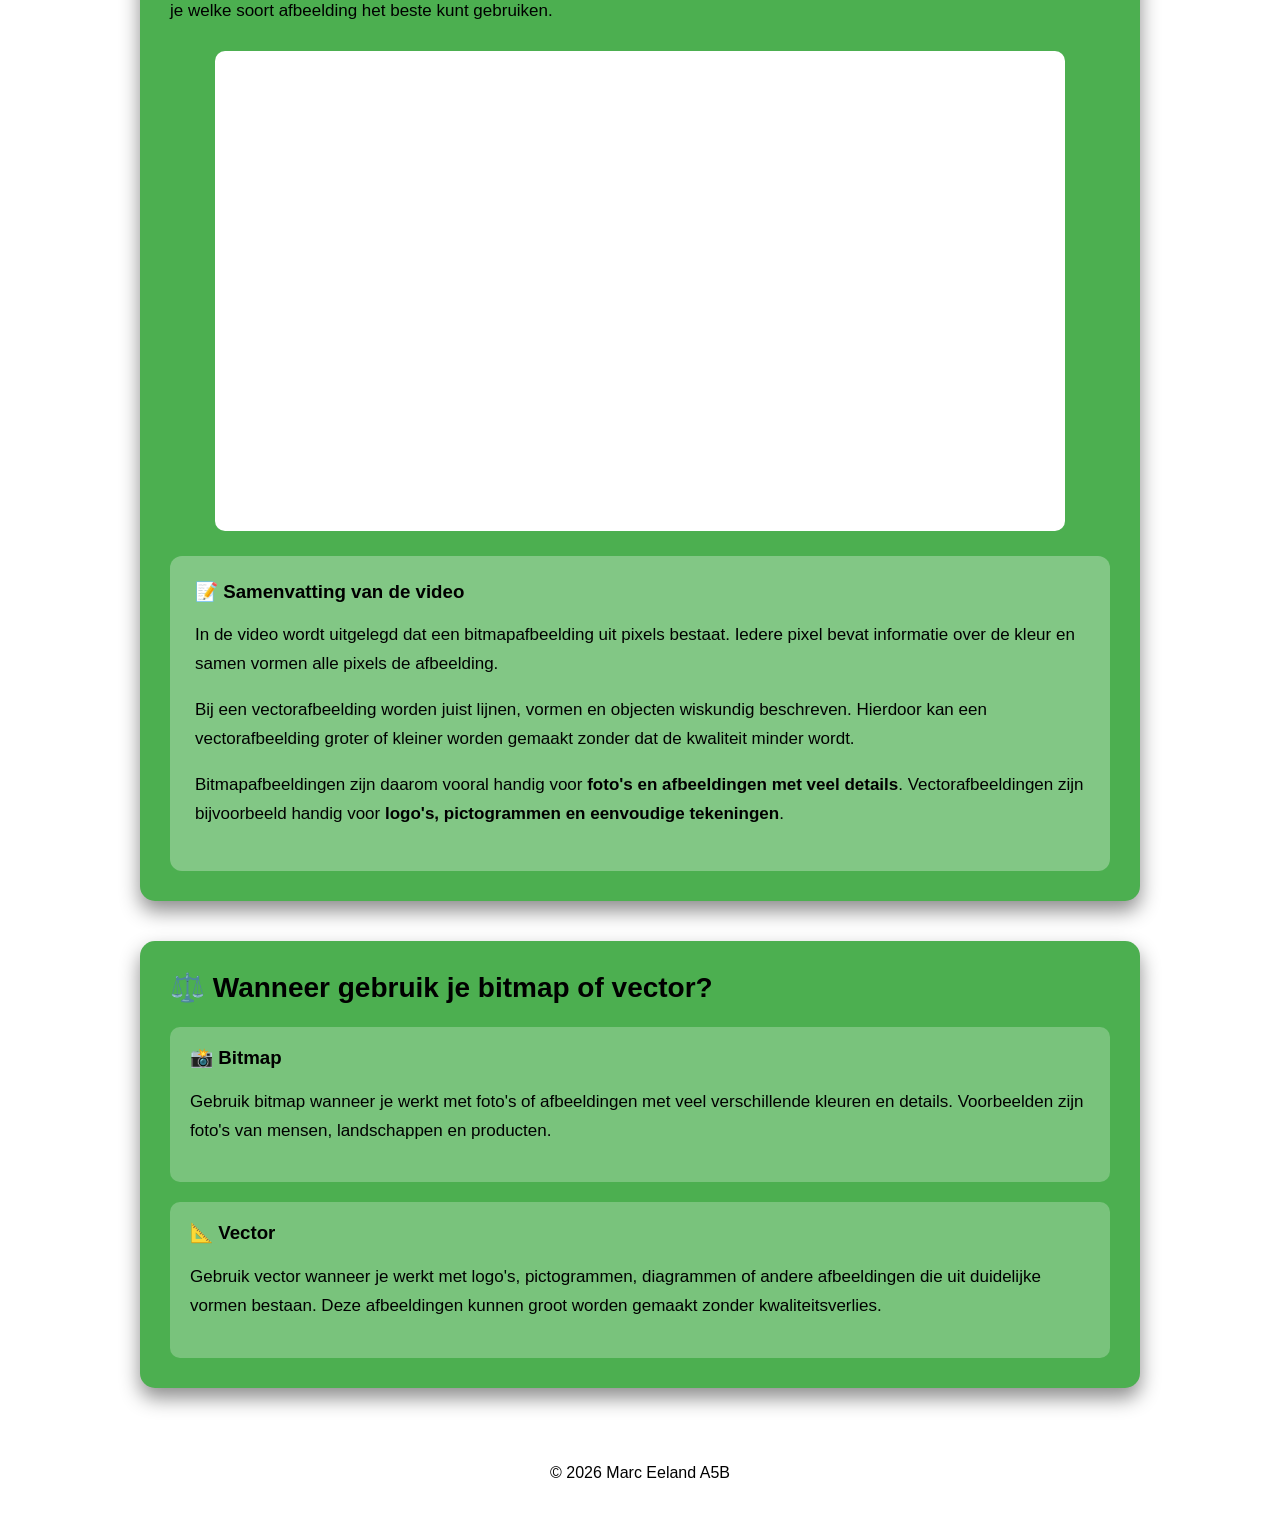
<file: compressie.html>
<!DOCTYPE html>
<html lang="nl">
<head>
    <meta charset="UTF-8">
    <meta name="viewport" content="width=device-width, initial-scale=1.0">
    <title>Compressie: Bitmap en Vector</title>

    <style>
        body {
            margin: 0;
            font-family: Arial, sans-serif;
            background-color: white;
            color: black;
        }

        /* HEADER */
        .header {
            background-color: #4CAF50;
            height: 150px;
            display: flex;
            justify-content: center;
            align-items: center;
            position: relative;
            padding: 0 20px;
            box-sizing: border-box;
        }

        .header h1 {
            margin: 0;
            color: black;
        }

        /* HOME KNOP */
        .home-button {
            position: absolute;
            top: 20px;
            left: 20px;
            background-color: #333;
            color: white;
            padding: 10px 20px;
            border-radius: 5px;
            text-decoration: none;
            font-size: 16px;
        }

        .home-button:hover {
            background-color: #555;
        }

        /* DROPDOWN */
        .dropdown {
            position: absolute;
            top: 20px;
            right: 20px;
        }

        .dropdown-button {
            background-color: #333;
            color: white;
            padding: 10px 20px;
            border: none;
            border-radius: 5px;
            cursor: pointer;
            font-size: 16px;
        }

        .dropdown-content {
            display: none;
            position: absolute;
            right: 0;
            top: 100%;
            background-color: #333;
            min-width: 240px;
            border-radius: 5px;
            overflow: hidden;
            box-shadow: 0 5px 10px rgba(0,0,0,0.4);
            z-index: 100;
        }

        .dropdown-content a {
            display: block;
            padding: 12px 15px;
            color: white;
            text-decoration: none;
            text-align: left;
        }

        .dropdown-content a:hover {
            background-color: #555;
        }

        .dropdown:hover .dropdown-content {
            display: block;
        }

        /* GROENE BLOKKEN */
        .compressie-blok {
            width: 90%;
            max-width: 1000px;
            margin: 40px auto;
            padding: 30px;
            background-color: #4CAF50;
            color: black;
            border-radius: 15px;
            box-shadow: 0 10px 20px rgba(0,0,0,0.45);
            box-sizing: border-box;
        }

        .compressie-blok h2 {
            font-size: 28px;
            margin-top: 0;
        }

        .compressie-blok p {
            font-size: 17px;
            line-height: 1.7;
        }

        /* BITMAP / VECTOR KAARTEN */
        .vergelijking {
            display: flex;
            gap: 20px;
            margin-top: 25px;
        }

        .vergelijking-item {
            flex: 1;
            background-color: rgba(255,255,255,0.3);
            padding: 25px;
            border-radius: 12px;
        }

        .vergelijking-item h3 {
            margin-top: 0;
            font-size: 23px;
        }

        .vergelijking-item ul {
            line-height: 1.8;
            padding-left: 20px;
        }

        /* FOTO */
        .foto-blok {
            display: flex;
            align-items: center;
            gap: 40px;
        }

        .foto-tekst {
            flex: 1;
        }

        .foto {
            width: 45%;
            text-align: center;
        }

        .foto img {
            max-width: 100%;
            max-height: 350px;
            border-radius: 10px;
        }

        .foto-bijschrift {
            margin-top: 10px;
            font-size: 14px;
        }

        /* UITLEG */
        .uitleg {
            background-color: rgba(255,255,255,0.25);
            padding: 20px;
            border-radius: 10px;
            margin-top: 20px;
        }

        .uitleg h3 {
            margin-top: 0;
        }

        /* VIDEO */
        .video-container {
            width: 100%;
            max-width: 850px;
            margin: 25px auto;
        }

        .video-container iframe {
            width: 100%;
            height: 480px;
            border: none;
            border-radius: 10px;
            display: block;
            background-color: white;
        }

        /* SAMENVATTING */
        .samenvatting {
            background-color: rgba(255,255,255,0.3);
            padding: 25px;
            border-radius: 12px;
            margin-top: 25px;
        }

        .samenvatting h3 {
            margin-top: 0;
        }

        /* FOOTER */
        footer {
            text-align: center;
            padding: 20px;
            margin-top: 40px;
        }

        /* MOBIEL */
        @media (max-width: 700px) {

            .vergelijking {
                flex-direction: column;
            }

            .foto-blok {
                flex-direction: column;
            }

            .foto {
                width: 100%;
            }

            .video-container iframe {
                height: 300px;
            }
        }
    </style>
</head>

<body>

    <!-- HEADER -->
    <header class="header">

        <a href="index.html" class="home-button">
            Home
        </a>

        <h1>Compressie: Bitmap & Vector</h1>

        <div class="dropdown">

            <button class="dropdown-button">
                Onderwerpen ▼
            </button>

            <div class="dropdown-content">
                <a href="binairstelsel.html">Binair stelsel</a>
                <a href="kleurmodellen.html">Kleurmodellen</a>
                <a href="compressie.html">Compressie: Bitmap/vector</a>
                <a href="ai.html">AI</a>
                <a href="invoer-verwerking-uitvoer.html">
                    Invoer - Verwerking - Uitvoer
                </a>
            </div>

        </div>

    </header>


    <!-- WAT IS COMPRESSIE? -->
    <section class="compressie-blok">

        <h2>🗜️ Wat is compressie?</h2>

        <p>
            Compressie is het verkleinen van de hoeveelheid gegevens die
            nodig is om een bestand op te slaan. Hierdoor neemt een bestand
            minder opslagruimte in en kan het sneller worden verstuurd.
        </p>

        <p>
            Bij afbeeldingen is het belangrijk om een goede balans te vinden
            tussen <strong>bestandsgrootte</strong> en
            <strong>beeldkwaliteit</strong>. Er zijn verschillende manieren
            om afbeeldingen op te slaan en te comprimeren.
        </p>

    </section>


    <!-- BITMAP EN VECTOR -->
    <section class="compressie-blok">

        <h2>🖼️ Bitmap en vector</h2>

        <p>
            Afbeeldingen kunnen onder andere worden opgeslagen als
            bitmapafbeelding of als vectorafbeelding. Het belangrijkste
            verschil is de manier waarop de afbeelding wordt opgebouwd.
        </p>

        <div class="vergelijking">

            <div class="vergelijking-item">

                <h3>📸 Bitmap</h3>

                <p>
                    Een bitmapafbeelding bestaat uit een groot aantal kleine
                    <strong>pixels</strong>. Iedere pixel bevat informatie
                    over de kleur.
                </p>

                <ul>
                    <li>Bestaat uit pixels</li>
                    <li>Goed geschikt voor foto's</li>
                    <li>Veel details en kleuren mogelijk</li>
                    <li>Kan onscherp worden bij sterk vergroten</li>
                </ul>

            </div>


            <div class="vergelijking-item">

                <h3>📐 Vector</h3>

                <p>
                    Een vectorafbeelding bestaat uit lijnen, vormen en
                    andere objecten die wiskundig worden beschreven.
                </p>

                <ul>
                    <li>Bestaat uit vormen en lijnen</li>
                    <li>Goed geschikt voor logo's</li>
                    <li>Kan zonder kwaliteitsverlies worden vergroot</li>
                    <li>Vaak geschikt voor eenvoudige afbeeldingen</li>
                </ul>

            </div>

        </div>

    </section>


    <!-- EIGEN FOTO -->
    <section class="compressie-blok foto-blok">

        <div class="foto-tekst">

            <h2>🔍 Mijn eigen voorbeeld</h2>

            <p>
                Hieronder staat mijn eigen afbeelding. Deze afbeelding is
                een voorbeeld van een bitmapafbeelding. Een bitmap bestaat
                uit pixels. Wanneer je ver genoeg inzoomt, kun je deze
                pixels uiteindelijk zichtbaar maken.
            </p>

            <p>
                Dit laat zien waarom bitmapafbeeldingen vooral geschikt zijn
                voor foto's en afbeeldingen met veel details.
            </p>

        </div>

        <div class="foto">

            <img src="fotos/bitmap,vector.png" alt="Mijn eigen bitmap afbeelding">

            <div class="foto-bijschrift">
                Mijn eigen afbeelding
            </div>

        </div>

    </section>


    <!-- VIDEO -->
    <section class="compressie-blok">

        <h2>🎥 Video: Bitmap vs Vector</h2>

        <p>
            Deze video van <strong>Anya Smilanick</strong> legt het verschil
            tussen bitmap- en vectorafbeeldingen uit. De video bespreekt
            ook wanneer je welke soort afbeelding het beste kunt gebruiken.
        </p>

        <div class="video-container">

            <iframe
                src="https://www.youtube.com/embed/fy9Pby0Gzsc"
                title="Bitmap vs vectors - Craig 'n' Dave"
                allowfullscreen>
            </iframe>

        </div>

        <div class="samenvatting">

            <h3>📝 Samenvatting van de video</h3>

            <p>
                In de video wordt uitgelegd dat een bitmapafbeelding uit
                pixels bestaat. Iedere pixel bevat informatie over de kleur
                en samen vormen alle pixels de afbeelding.
            </p>

            <p>
                Bij een vectorafbeelding worden juist lijnen, vormen en
                objecten wiskundig beschreven. Hierdoor kan een
                vectorafbeelding groter of kleiner worden gemaakt zonder
                dat de kwaliteit minder wordt.
            </p>

            <p>
                Bitmapafbeeldingen zijn daarom vooral handig voor
                <strong>foto's en afbeeldingen met veel details</strong>.
                Vectorafbeeldingen zijn bijvoorbeeld handig voor
                <strong>logo's, pictogrammen en eenvoudige tekeningen</strong>.
            </p>

        </div>

    </section>


    <!-- VERSCHIL -->
    <section class="compressie-blok">

        <h2>⚖️ Wanneer gebruik je bitmap of vector?</h2>

        <div class="uitleg">

            <h3>📸 Bitmap</h3>

            <p>
                Gebruik bitmap wanneer je werkt met foto's of afbeeldingen
                met veel verschillende kleuren en details.
                Voorbeelden zijn foto's van mensen, landschappen en
                producten.
            </p>

        </div>

        <div class="uitleg">

            <h3>📐 Vector</h3>

            <p>
                Gebruik vector wanneer je werkt met logo's, pictogrammen,
                diagrammen of andere afbeeldingen die uit duidelijke vormen
                bestaan. Deze afbeeldingen kunnen groot worden gemaakt zonder
                kwaliteitsverlies.
            </p>

        </div>

    </section>


    <footer>
        <p>© 2026 Marc Eeland A5B</p>
    </footer>

</body>
</html>
</file>
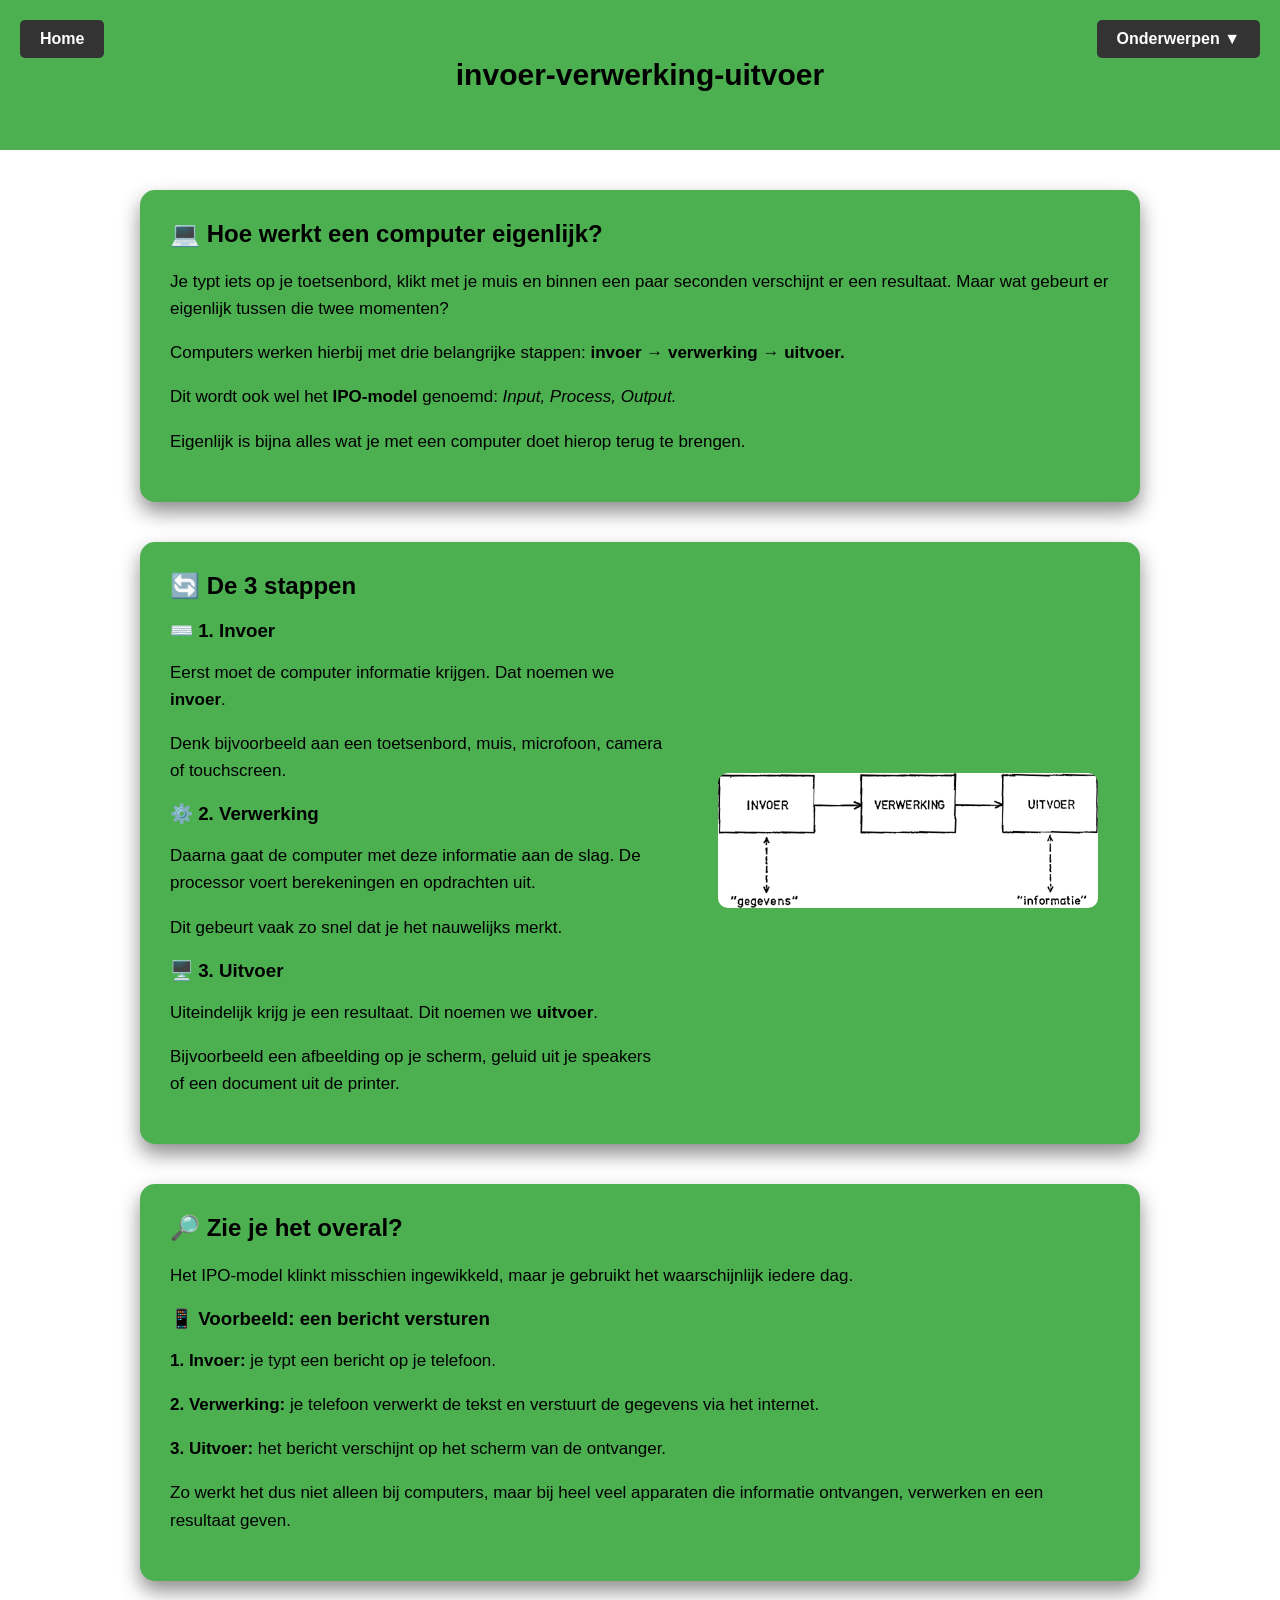
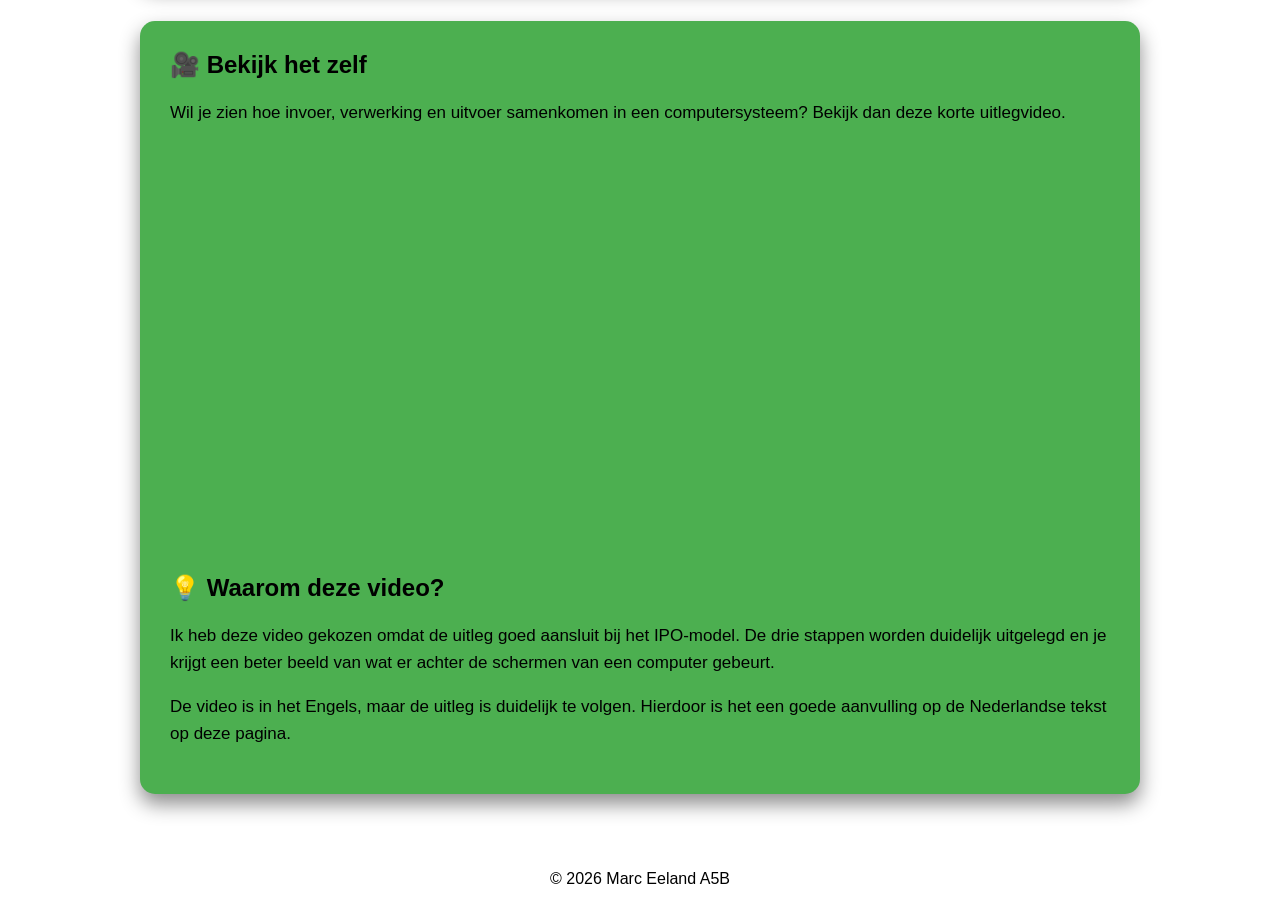
<file: invoer-verwerking-uitvoer.html>
<!DOCTYPE html>
<html lang="nl">

<head>
    <meta charset="UTF-8">
    <meta name="viewport" content="width=device-width, initial-scale=1.0">
    <link rel="stylesheet" href="style.css">

    <title>Invoer - Verwerking - Uitvoer</title>

    <style>
         body {
            margin: 0;
            font-family: Arial, sans-serif;
            background-color: white;
            color: black;
        }

        /* HEADER */
        .header {
            background-color: #4CAF50;
            height: 150px;
            display: flex;
            justify-content: center;
            align-items: center;
            position: relative;
            padding: 0 20px;
            box-sizing: border-box;
        }

        .header h1 {
            margin: 0;
            color: black;
        }

        /* HOME KNOP */
        .home-button {
            position: absolute;
            top: 20px;
            left: 20px;
            background-color: #333;
            color: white;
            padding: 10px 20px;
            border-radius: 5px;
            text-decoration: none;
            font-size: 16px;
        }

        .home-button:hover {
            background-color: #555;
        }

        /* DROPDOWN */
        .dropdown {
            position: absolute;
            top: 20px;
            right: 20px;
        }

        .dropdown-button {
            background-color: #333;
            color: white;
            padding: 10px 20px;
            border: none;
            border-radius: 5px;
            cursor: pointer;
            font-size: 16px;
        }

        .dropdown-content {
            display: none;
            position: absolute;
            right: 0;
            top: 100%;
            background-color: #333;
            min-width: 240px;
            border-radius: 5px;
            overflow: hidden;
            box-shadow: 0 5px 10px rgba(0,0,0,0.4);
            z-index: 100;
        }

        .dropdown-content a {
            display: block;
            padding: 12px 15px;
            color: white;
            text-decoration: none;
            text-align: left;
        }

        .dropdown-content a:hover {
            background-color: #555;
        }

        .dropdown:hover .dropdown-content {
            display: block;
        }

        /* GROENE BLOKKEN */
        .binair-blok {
            width: 90%;
            max-width: 1000px;
            margin: 40px auto;
            padding: 30px;
            background-color: #4CAF50;
            color: black;
            border-radius: 15px;
            box-shadow: 0 10px 20px rgba(0,0,0,0.45);
            box-sizing: border-box;
        }

        .binair-blok h2 {
            font-size: 28px;
            margin-top: 0;
        }

        .binair-blok p {
            font-size: 17px;
            line-height: 1.7;
        }

        /* BINARIE PLAATSWAARDEN */
        .plaatswaarden {
            display: flex;
            justify-content: center;
            gap: 12px;
            margin: 30px 0;
            flex-wrap: wrap;
        }

        .plaatswaarde {
            background-color: white;
            border-radius: 12px;
            width: 120px;
            padding: 18px 10px;
            text-align: center;
            box-shadow: 0 5px 10px rgba(0,0,0,0.25);
            box-sizing: border-box;
        }

        .plaatswaarde .getal {
            font-size: 30px;
            font-weight: bold;
            margin-bottom: 5px;
        }

        .plaatswaarde .macht {
            font-size: 14px;
            color: #444;
        }

        /* VOORBEELD */
        .binair-voorbeeld {
            background-color: rgba(255,255,255,0.25);
            padding: 25px;
            border-radius: 12px;
            margin-top: 25px;
            text-align: center;
        }

        .binair-voorbeeld h3 {
            margin-top: 0;
            font-size: 22px;
        }

        .binair-getal {
            font-size: 34px;
            font-weight: bold;
            letter-spacing: 8px;
            margin: 20px 0;
        }

        .uitleg-voorbeeld {
            display: flex;
            justify-content: center;
            gap: 10px;
            flex-wrap: wrap;
            margin-top: 20px;
        }

        .uitleg-vak {
            background-color: white;
            padding: 12px 18px;
            border-radius: 8px;
            font-weight: bold;
            box-shadow: 0 3px 6px rgba(0,0,0,0.2);
        }

        /* FOTO */
        .foto-blok {
            display: flex;
            align-items: center;
            gap: 40px;
        }

        .foto-tekst {
            flex: 1;
        }

        .foto {
            width: 45%;
            text-align: center;
        }

        .foto img {
            max-width: 100%;
            max-height: 350px;
            border-radius: 10px;
        }

        /* GAME */
        .binair-game {
            width: 100%;
            max-width: 800px;
            margin: 25px auto;
        }

        .binair-game iframe {
            width: 100%;
            height: 500px;
            border: none;
            border-radius: 10px;
            background-color: white;
            display: block;
        }

        /* FOOTER */
        footer {
            text-align: center;
            padding: 20px;
            margin-top: 40px;
        }

        /* MOBIEL */
        @media (max-width: 700px) {

            .foto-blok {
                flex-direction: column;
            }

            .foto {
                width: 100%;
            }

            .plaatswaarden {
                gap: 8px;
            }

            .plaatswaarde {
                width: 100px;
            }

            .binair-getal {
                font-size: 28px;
            }
        }
    </style>
</head>

<body>

    <!-- HEADER -->
    <header class="header">

        <a href="index.html" class="home-button">
            Home
        </a>

        <h1>invoer-verwerking-uitvoer</h1>

        <div class="dropdown">

            <button class="dropdown-button">
                Onderwerpen ▼
            </button>

            <div class="dropdown-content">
                <a href="binairstelsel.html">Binair stelsel</a>
                <a href="kleurmodellen.html">Kleurmodellen</a>
                <a href="compressie.html">Compressie: Bitmap/vector</a>
                <a href="ai.html">AI</a>
                <a href="invoer-verwerking-uitvoer.html">
                    Invoer - Verwerking - Uitvoer
                </a>
            </div>

        </div>

    </header>


    <!-- BLOK 1 -->

    <div class="ivo-blok">

        <div class="ivo-tekst">

            <h2>💻 Hoe werkt een computer eigenlijk?</h2>

            <p>
                Je typt iets op je toetsenbord, klikt met je muis en
                binnen een paar seconden verschijnt er een resultaat.
                Maar wat gebeurt er eigenlijk tussen die twee momenten?
            </p>

            <p>
                Computers werken hierbij met drie belangrijke stappen:
                <strong>invoer → verwerking → uitvoer.</strong>
            </p>

            <p>
                Dit wordt ook wel het
                <strong>IPO-model</strong> genoemd:
                <em>Input, Process, Output.</em>
            </p>

            <p>
                Eigenlijk is bijna alles wat je met een computer doet
                hierop terug te brengen.
            </p>

        </div>

    </div>


    <!-- BLOK 2 -->

    <div class="ivo-blok ivo-blok-met-foto">

        <div class="ivo-tekst">

            <h2>🔄 De 3 stappen</h2>

            <div class="stap">

                <h3>⌨️ 1. Invoer</h3>

                <p>
                    Eerst moet de computer informatie krijgen.
                    Dat noemen we <strong>invoer</strong>.
                </p>

                <p>
                    Denk bijvoorbeeld aan een toetsenbord, muis,
                    microfoon, camera of touchscreen.
                </p>

            </div>


            <div class="stap">

                <h3>⚙️ 2. Verwerking</h3>

                <p>
                    Daarna gaat de computer met deze informatie aan
                    de slag. De processor voert berekeningen en
                    opdrachten uit.
                </p>

                <p>
                    Dit gebeurt vaak zo snel dat je het nauwelijks merkt.
                </p>

            </div>


            <div class="stap">

                <h3>🖥️ 3. Uitvoer</h3>

                <p>
                    Uiteindelijk krijg je een resultaat.
                    Dit noemen we <strong>uitvoer</strong>.
                </p>

                <p>
                    Bijvoorbeeld een afbeelding op je scherm,
                    geluid uit je speakers of een document uit de printer.
                </p>

            </div>

        </div>


        <div class="ivo-foto">

            <img
                src="fotos/invoer-verwerking-uitvoer.jpg"
                alt="Invoer, verwerking en uitvoer">

        </div>

    </div>


    <!-- BLOK 3 -->

    <div class="ivo-blok">

        <div class="ivo-tekst">

            <h2>🔎 Zie je het overal?</h2>

            <p>
                Het IPO-model klinkt misschien ingewikkeld,
                maar je gebruikt het waarschijnlijk iedere dag.
            </p>

            <div class="voorbeeld">

                <h3>📱 Voorbeeld: een bericht versturen</h3>

                <p>
                    <strong>1. Invoer:</strong>
                    je typt een bericht op je telefoon.
                </p>

                <p>
                    <strong>2. Verwerking:</strong>
                    je telefoon verwerkt de tekst en verstuurt
                    de gegevens via het internet.
                </p>

                <p>
                    <strong>3. Uitvoer:</strong>
                    het bericht verschijnt op het scherm van
                    de ontvanger.
                </p>

            </div>

            <p>
                Zo werkt het dus niet alleen bij computers,
                maar bij heel veel apparaten die informatie
                ontvangen, verwerken en een resultaat geven.
            </p>

        </div>

    </div>


    <!-- VIDEO -->

    <div class="ivo-video-blok">

        <h2>🎥 Bekijk het zelf</h2>

        <p>
            Wil je zien hoe invoer, verwerking en uitvoer
            samenkomen in een computersysteem?
            Bekijk dan deze korte uitlegvideo.
        </p>

        <div class="ivo-video">

            <iframe
                src="https://www.youtube.com/embed/oV8OlklmxCQ"
                title="Input Process Output - Computer System"
                allowfullscreen>
            </iframe>

        </div>


        <h2>💡 Waarom deze video?</h2>

        <p>
            Ik heb deze video gekozen omdat de uitleg goed aansluit
            bij het IPO-model. De drie stappen worden duidelijk
            uitgelegd en je krijgt een beter beeld van wat er
            achter de schermen van een computer gebeurt.
        </p>

        <p>
            De video is in het Engels, maar de uitleg is duidelijk
            te volgen. Hierdoor is het een goede aanvulling op
            de Nederlandse tekst op deze pagina.
        </p>

    </div>


    <footer>

        <p>© 2026 Marc Eeland A5B</p>

    </footer>


</body>

</html>
</file>
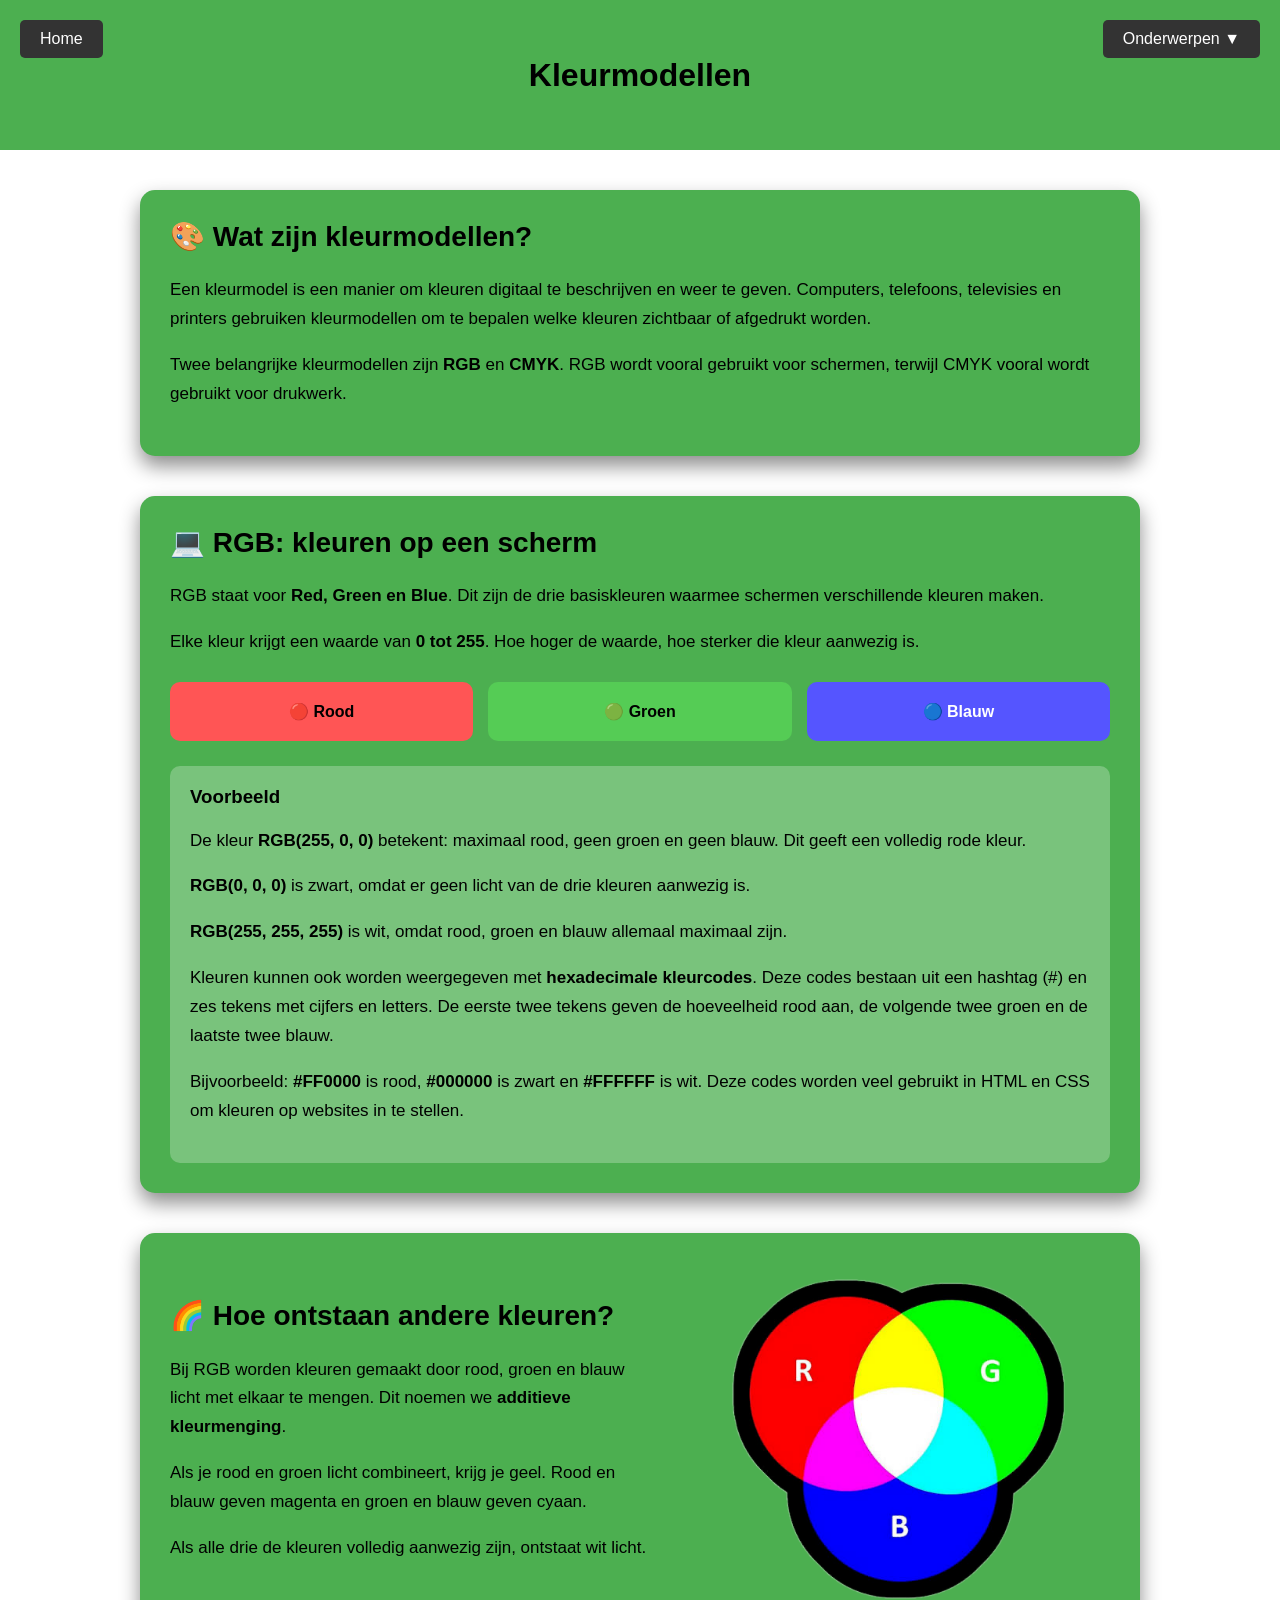
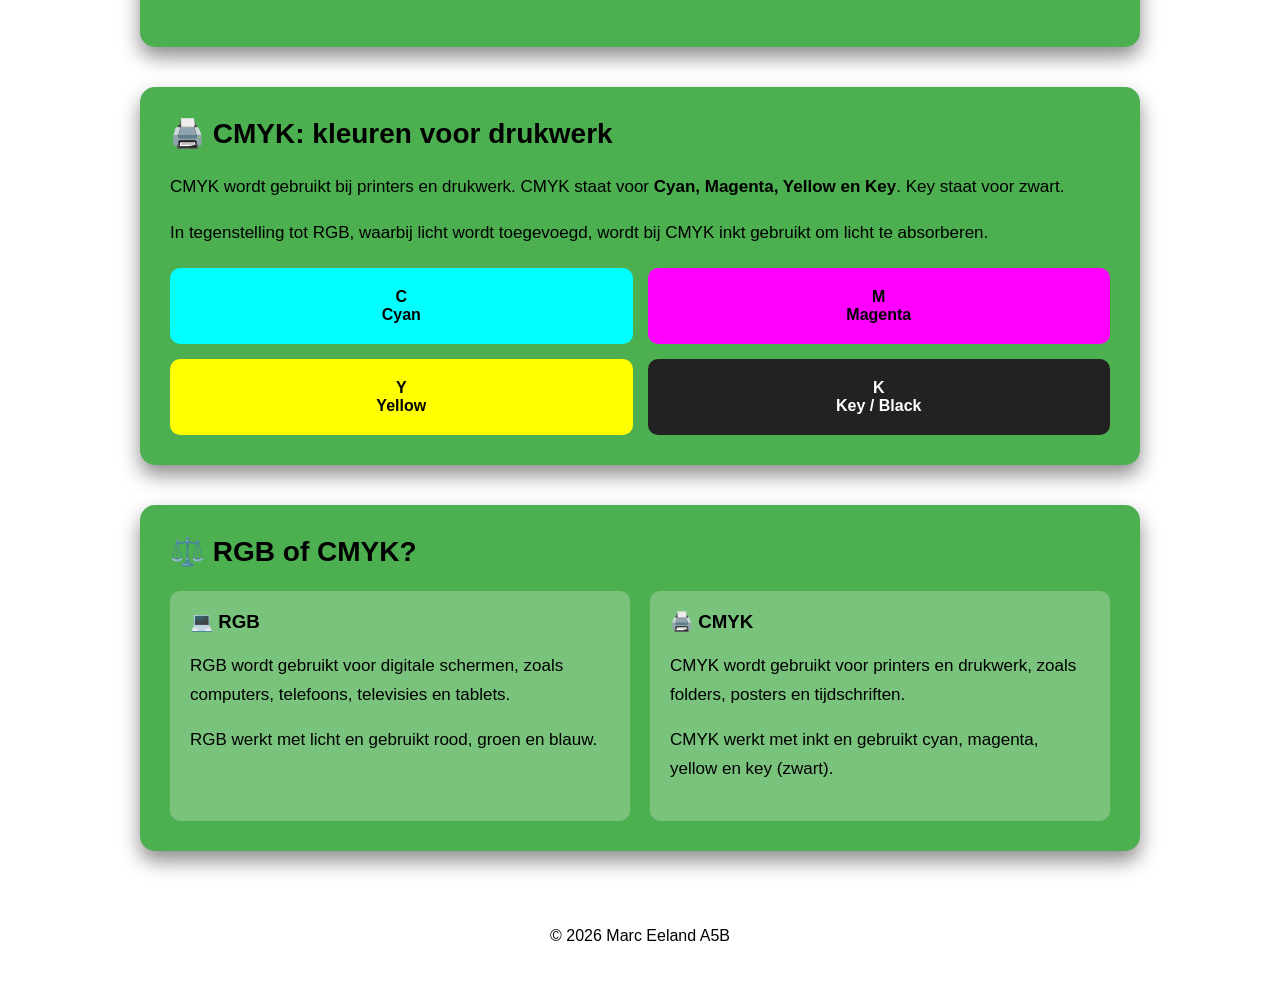
<file: kleurmodellen.html>
<!DOCTYPE html>
<html lang="nl">
<head>
    <meta charset="UTF-8">
    <meta name="viewport" content="width=device-width, initial-scale=1.0">
    <title>Kleurmodellen</title>

    <style>
        body {
            margin: 0;
            font-family: Arial, sans-serif;
            background-color: white;
            color: black;
        }

        /* HEADER */
        .header {
            background-color: #4CAF50;
            height: 150px;
            display: flex;
            justify-content: center;
            align-items: center;
            position: relative;
            padding: 0 20px;
            box-sizing: border-box;
        }

        .header h1 {
            margin: 0;
            color: black;
        }

        /* HOME KNOP */
        .home-button {
            position: absolute;
            top: 20px;
            left: 20px;
            background-color: #333;
            color: white;
            padding: 10px 20px;
            border-radius: 5px;
            text-decoration: none;
            font-size: 16px;
        }

        .home-button:hover {
            background-color: #555;
        }

        /* DROPDOWN */
        .dropdown {
            position: absolute;
            top: 20px;
            right: 20px;
        }

        .dropdown-button {
            background-color: #333;
            color: white;
            padding: 10px 20px;
            border: none;
            border-radius: 5px;
            cursor: pointer;
            font-size: 16px;
        }

        .dropdown-content {
            display: none;
            position: absolute;
            right: 0;
            top: 100%;
            background-color: #333;
            min-width: 240px;
            border-radius: 5px;
            overflow: hidden;
            box-shadow: 0 5px 10px rgba(0,0,0,0.4);
            z-index: 100;
        }

        .dropdown-content a {
            display: block;
            padding: 12px 15px;
            color: white;
            text-decoration: none;
            text-align: left;
        }
/*Ik heb hierzo kleuren toegevoegd met behulp van #... en dan getallen. */
        .dropdown-content a:hover {
            background-color: #555;
        }

        .dropdown:hover .dropdown-content {
            display: block;
        }

        /* GROENE BLOKKEN */
        .kleur-blok {
            width: 90%;
            max-width: 1000px;
            margin: 40px auto;
            padding: 30px;
            background-color: #4CAF50 !important;
            color: black;
            border-radius: 15px;
            box-shadow: 0 10px 20px rgba(0,0,0,0.45);
            box-sizing: border-box;
        }

        .kleur-blok h2 {
            font-size: 28px;
            margin-top: 0;
        }

        .kleur-blok p {
            font-size: 17px;
            line-height: 1.7;
        }

        /* FOTO + TEKST */
        .kleur-foto-blok {
            display: flex;
            align-items: center;
            gap: 40px;
        }

        .kleur-tekst {
            flex: 1;
        }

        .kleur-foto {
            width: 45%;
            text-align: center;
        }

        .kleur-foto img {
            max-width: 100%;
            max-height: 350px;
            height: auto;
            border-radius: 10px;
        }
/* Ik heb hierzo kleuren toegevoegd door de decimalen tot en met 255. */
        /* UITLEG BLOK */
        .kleur-uitleg {
            background-color: rgba(255,255,255,0.25);
            padding: 20px;
            margin-top: 20px;
            border-radius: 10px;
        }

        .kleur-uitleg h3 {
            margin-top: 0;
        }

        /* RGB VOORBEELD */
        .rgb-voorbeeld {
            display: flex;
            gap: 15px;
            margin: 25px 0;
        }

        .rgb-kleur {
            flex: 1;
            padding: 20px;
            border-radius: 10px;
            text-align: center;
            font-weight: bold;
        }

        .rood {
            background-color: #ff5555;
        }

        .groen {
            background-color: #55cc55;
        }

        .blauw {
            background-color: #5555ff;
            color: white;
        }

        /* RGB WAARDEN */
        .rgb-waarden {
            background-color: rgba(255,255,255,0.25);
            padding: 20px;
            border-radius: 10px;
            margin-top: 20px;
        }

        .rgb-waarden p {
            margin: 8px 0;
        }

        /* CMYK */
        .cmyk-lijst {
            display: grid;
            grid-template-columns: 1fr 1fr;
            gap: 15px;
            margin-top: 20px;
        }

        .cmyk-item {
            padding: 20px;
            border-radius: 10px;
            text-align: center;
            font-weight: bold;
            color: black;
        }

        /* CYAN */
        .cmyk-item:nth-child(1) {
            background-color: #00FFFF;
        }

        /* MAGENTA */
        .cmyk-item:nth-child(2) {
            background-color: #FF00FF;
        }

        /* YELLOW */
        .cmyk-item:nth-child(3) {
            background-color: #FFFF00;
        }

        /* KEY / BLACK */
        .cmyk-item:nth-child(4) {
            background-color: #222222;
            color: white;
        }

        /* VERGELIJKING */
        .vergelijking {
            display: flex;
            gap: 20px;
            margin-top: 20px;
        }

        .vergelijking-item {
            flex: 1;
            background-color: rgba(255,255,255,0.25);
            padding: 20px;
            border-radius: 10px;
        }

        .vergelijking-item h3 {
            margin-top: 0;
        }

        /* FOOTER */
        footer {
            text-align: center;
            padding: 20px;
            margin-top: 40px;
        }

        /* MOBIEL */
        @media (max-width: 700px) {

            .kleur-foto-blok {
                flex-direction: column;
            }

            .kleur-foto {
                width: 100%;
            }

            .rgb-voorbeeld {
                flex-direction: column;
            }

            .cmyk-lijst {
                grid-template-columns: 1fr;
            }

            .vergelijking {
                flex-direction: column;
            }
        }
    </style>
</head>

<body>

    <!-- HEADER -->
    <header class="header">

        <a href="index.html" class="home-button">
            Home
        </a>

        <h1>Kleurmodellen</h1>

        <div class="dropdown">
            <button class="dropdown-button">
                Onderwerpen ▼
            </button>

            <div class="dropdown-content">
                <a href="binairstelsel.html">Binair stelsel</a>
                <a href="kleurmodellen.html">Kleurmodellen</a>
                <a href="compressie.html">Compressie: Bitmap/vector</a>
                <a href="ai.html">AI</a>
                <a href="invoer-verwerking-uitvoer.html">
                    Invoer - Verwerking - Uitvoer
                </a>
            </div>
        </div>

    </header>


    <!-- WAT ZIJN KLEURMODELLEN? -->
    <section class="kleur-blok">

        <h2>🎨 Wat zijn kleurmodellen?</h2>

        <p>
            Een kleurmodel is een manier om kleuren digitaal te beschrijven
            en weer te geven. Computers, telefoons, televisies en printers
            gebruiken kleurmodellen om te bepalen welke kleuren zichtbaar
            of afgedrukt worden.
        </p>

        <p>
            Twee belangrijke kleurmodellen zijn <strong>RGB</strong> en
            <strong>CMYK</strong>. RGB wordt vooral gebruikt voor schermen,
            terwijl CMYK vooral wordt gebruikt voor drukwerk.
        </p>

    </section>


    <!-- RGB -->
    <section class="kleur-blok">

        <h2>💻 RGB: kleuren op een scherm</h2>

        <p>
            RGB staat voor <strong>Red, Green en Blue</strong>.
            Dit zijn de drie basiskleuren waarmee schermen verschillende
            kleuren maken.
        </p>

        <p>
            Elke kleur krijgt een waarde van <strong>0 tot 255</strong>.
            Hoe hoger de waarde, hoe sterker die kleur aanwezig is.
        </p>

        <div class="rgb-voorbeeld">

            <div class="rgb-kleur rood">
                🔴 Rood
            </div>

            <div class="rgb-kleur groen">
                🟢 Groen
            </div>

            <div class="rgb-kleur blauw">
                🔵 Blauw
            </div>

        </div>

        <div class="kleur-uitleg">

            <h3>Voorbeeld</h3>

           <p>
    De kleur <strong>RGB(255, 0, 0)</strong> betekent:
    maximaal rood, geen groen en geen blauw.
    Dit geeft een volledig rode kleur.
</p>

<p>
    <strong>RGB(0, 0, 0)</strong> is zwart, omdat er geen
    licht van de drie kleuren aanwezig is.
</p>

<p>
    <strong>RGB(255, 255, 255)</strong> is wit, omdat rood,
    groen en blauw allemaal maximaal zijn.
</p>

<p>
    Kleuren kunnen ook worden weergegeven met
    <strong>hexadecimale kleurcodes</strong>. Deze codes bestaan
    uit een hashtag (#) en zes tekens met cijfers en letters.
    De eerste twee tekens geven de hoeveelheid rood aan,
    de volgende twee groen en de laatste twee blauw.
</p>

<p>
    Bijvoorbeeld: <strong>#FF0000</strong> is rood,
    <strong>#000000</strong> is zwart en
    <strong>#FFFFFF</strong> is wit. Deze codes worden veel
    gebruikt in HTML en CSS om kleuren op websites in te stellen.
</p>

        </div>

    </section>


    <!-- KLEUREN MENGEN -->
    <section class="kleur-blok kleur-foto-blok">

        <div class="kleur-tekst">

            <h2>🌈 Hoe ontstaan andere kleuren?</h2>

            <p>
                Bij RGB worden kleuren gemaakt door rood, groen en blauw
                licht met elkaar te mengen. Dit noemen we
                <strong>additieve kleurmenging</strong>.
            </p>

            <p>
                Als je rood en groen licht combineert, krijg je geel.
                Rood en blauw geven magenta en groen en blauw geven cyaan.
            </p>

            <p>
                Als alle drie de kleuren volledig aanwezig zijn,
                ontstaat wit licht.
            </p>

        </div>

        <div class="kleur-foto">

            <!-- Zet hier je eigen foto -->
            <img src="fotos/kleurmodellen.png" alt="RGB kleurmodel">

        </div>

    </section>


    <!-- CMYK -->
    <section class="kleur-blok">

        <h2>🖨️ CMYK: kleuren voor drukwerk</h2>

        <p>
            CMYK wordt gebruikt bij printers en drukwerk.
            CMYK staat voor <strong>Cyan, Magenta, Yellow en Key</strong>.
            Key staat voor zwart.
        </p>

        <p>
            In tegenstelling tot RGB, waarbij licht wordt toegevoegd,
            wordt bij CMYK inkt gebruikt om licht te absorberen.
        </p>

        <div class="cmyk-lijst">

            <div class="cmyk-item">
                <strong>C</strong><br>
                Cyan
            </div>

            <div class="cmyk-item">
                <strong>M</strong><br>
                Magenta
            </div>

            <div class="cmyk-item">
                <strong>Y</strong><br>
                Yellow
            </div>

            <div class="cmyk-item">
                <strong>K</strong><br>
                Key / Black
            </div>

        </div>

    </section>


    <!-- RGB OF CMYK -->
    <section class="kleur-blok">

        <h2>⚖️ RGB of CMYK?</h2>

        <div class="vergelijking">

            <div class="vergelijking-item">

                <h3>💻 RGB</h3>

                <p>
                    RGB wordt gebruikt voor digitale schermen, zoals
                    computers, telefoons, televisies en tablets.
                </p>

                <p>
                    RGB werkt met licht en gebruikt rood, groen en blauw.
                </p>

            </div>

            <div class="vergelijking-item">

                <h3>🖨️ CMYK</h3>

                <p>
                    CMYK wordt gebruikt voor printers en drukwerk,
                    zoals folders, posters en tijdschriften.
                </p>

                <p>
                    CMYK werkt met inkt en gebruikt cyan, magenta,
                    yellow en key (zwart).
                </p>

            </div>

        </div>

    </section>


    <footer>
        <p>© 2026 Marc Eeland A5B</p>
    </footer>

</body>
</html>
</file>
<file: style.css>
/* =========================
   ALGEMENE OPMAAK
========================= */

body {
    margin: 0;
    font-family: Arial, sans-serif;
    background-color: white;
    color: black;
}


/* =========================
   GROENE BOVENBALK
========================= */

.header {
    background-color: #4CAF50;
    height: 150px;
    display: flex;
    justify-content: center;
    align-items: center;
    position: relative;
    padding: 0 20px;
    box-sizing: border-box;
}

.header h1 {
    margin: 0;
    color: white;
    font-size: 30px;
    text-align: center;
}


/* =========================
   HOME-KNOP
========================= */

.home-button {
    position: absolute;
    top: 20px;
    left: 20px;

    color: white;
    background-color: transparent;

    padding: 10px 16px;
    border-radius: 8px;

    text-decoration: none;
    font-size: 15px;
    font-weight: 600;

    transition: background-color 0.2s ease;
}

.home-button:hover {
    background-color: rgba(255, 255, 255, 0.18);
}


/* =========================
   DROPDOWNMENU
========================= */

.dropdown {
    position: absolute;
    top: 20px;
    right: 20px;
}

.dropdown-button {
    background-color: transparent;
    color: white;

    padding: 10px 16px;

    border: none;
    border-radius: 8px;

    cursor: pointer;

    font-size: 15px;
    font-weight: 600;

    transition: background-color 0.2s ease;
}

.dropdown-button:hover {
    background-color: rgba(255, 255, 255, 0.18);
}


/* =========================
   DROPDOWN INHOUD
========================= */

.dropdown-content {
    display: none;

    position: absolute;
    right: 0;
    top: calc(100% + 8px);

    background-color: white;

    min-width: 240px;

    border-radius: 12px;

    overflow: hidden;

    box-shadow: 0 8px 25px rgba(0, 0, 0, 0.18);

    z-index: 100;
}

.dropdown-content a {
    display: block;

    padding: 13px 16px;

    color: #333;
    text-decoration: none;

    text-align: left;

    font-size: 15px;

    transition: background-color 0.2s ease,
                color 0.2s ease;
}

.dropdown-content a:hover {
    background-color: #eaf5eb;
    color: #369b3b;
}

.dropdown:hover .dropdown-content {
    display: block;
}


/* =========================
   HOME PAGINA
========================= */

.blokken {
    display: flex;
    flex-direction: row;
    gap: 30px;

    width: 90%;
    max-width: 1000px;

    margin: 60px auto;

    box-sizing: border-box;
}

.blok {
    width: 50%;
    min-height: 250px;

    padding: 30px;

    background-color: #4CAF50;
    color: black;

    border-radius: 15px;

    box-shadow: 0 10px 20px rgba(0, 0, 0, 0.45);

    box-sizing: border-box;

    text-align: left;
}

.blok h2 {
    margin-top: 0;
    color: black;
}

.blok p {
    font-size: 17px;
    line-height: 1.6;
}


/* =========================
   ANDERE PAGINA'S
========================= */

.content {
    width: 90%;
    max-width: 1000px;

    margin: 50px auto;
    padding: 30px;

    box-sizing: border-box;
}

.content h2 {
    color: #4CAF50;
}

.content p {
    font-size: 17px;
    line-height: 1.6;
}


/* =========================
   BINAIR STELSEL
========================= */

.binair-blok {
    display: flex;
    align-items: center;
    gap: 40px;

    width: 90%;
    max-width: 1000px;

    margin: 40px auto;
    padding: 30px;

    background-color: #4CAF50;
    color: black;

    border-radius: 15px;

    box-shadow: 0 10px 20px rgba(0, 0, 0, 0.45);

    box-sizing: border-box;
}

.binair-tekst {
    width: 50%;
}

.binair-tekst h2 {
    margin-top: 0;
    color: black;
}

.binair-tekst p {
    font-size: 17px;
    line-height: 1.6;
}

.binair-game {
    width: 50%;
    text-align: center;
}

.binair-game h2 {
    margin-top: 0;
    color: black;
}

.binair-game iframe {
    width: 100%;
    height: 350px;

    border: none;
    border-radius: 10px;

    background-color: white;
}

.binair-foto {
    width: 50%;
    text-align: center;
}

.binair-foto img {
    max-width: 100%;
    height: auto;
    max-height: 350px;

    object-fit: contain;

    border-radius: 10px;
}


/* ==================================================
   INVOER - VERWERKING - UITVOER
================================================== */


/* =========================
   GROENE TEKSTBLOKKEN
========================= */

.ivo-blok {
    display: flex;
    align-items: center;
    gap: 40px;

    width: 90%;
    max-width: 1000px;

    margin: 40px auto;
    padding: 30px;

    background-color: #4CAF50;
    color: black;

    border-radius: 15px;

    box-shadow: 0 10px 20px rgba(0, 0, 0, 0.45);

    box-sizing: border-box;
}


/* =========================
   TEKST IN IVO BLOKKEN
========================= */

.ivo-tekst {
    width: 100%;
}

.ivo-tekst h2 {
    margin-top: 0;
    color: black;
}

.ivo-tekst h3 {
    margin-bottom: 5px;
    color: black;
}

.ivo-tekst p {
    font-size: 17px;
    line-height: 1.6;
}


/* =========================
   IVO BLOK MET FOTO
========================= */

.ivo-blok-met-foto {
    display: flex;
    align-items: center;
}

.ivo-blok-met-foto .ivo-tekst {
    width: 55%;
}

.ivo-foto {
    width: 45%;
    text-align: center;
}

.ivo-foto img {
    max-width: 100%;
    max-height: 350px;

    height: auto;

    object-fit: contain;

    border-radius: 10px;
}


/* =========================
   VIDEO BLOK
========================= */

.ivo-video-blok {
    width: 90%;
    max-width: 1000px;

    margin: 40px auto;
    padding: 30px;

    background-color: #4CAF50;
    color: black;

    border-radius: 15px;

    box-shadow: 0 10px 20px rgba(0, 0, 0, 0.45);

    box-sizing: border-box;
}

.ivo-video-blok h2 {
    margin-top: 0;
    color: black;
}

.ivo-video-blok p {
    font-size: 17px;
    line-height: 1.6;
}


/* =========================
   VIDEO
========================= */

.ivo-video {
    width: 100%;
    max-width: 700px;

    margin: 25px auto;

    aspect-ratio: 16 / 9;
}

.ivo-video iframe {
    width: 100%;
    height: 100%;

    border: none;
    border-radius: 10px;
}


/* =========================
   FOOTER
========================= */

footer {
    text-align: center;

    padding: 20px;

    margin-top: 40px;
}


/* ==================================================
   TELEFOON
================================================== */

@media (max-width: 700px) {

    /* Header */

    .header {
        height: 130px;
    }

    .header h1 {
        font-size: 23px;

        /* zorgt dat de titel niet tegen de knoppen komt */
        max-width: 55%;
    }

    .home-button {
        top: 12px;
        left: 12px;

        padding: 8px 12px;

        font-size: 14px;
    }

    .dropdown {
        top: 12px;
        right: 12px;
    }

    .dropdown-button {
        padding: 8px 12px;

        font-size: 14px;
    }

    .dropdown-content {
        min-width: 210px;
    }


    /* Home */

    .blokken {
        flex-direction: column;
    }

    .blok {
        width: 100%;
    }


    /* Binair */

    .binair-blok {
        flex-direction: column;
        align-items: stretch;
    }

    .binair-tekst,
    .binair-game,
    .binair-foto {
        width: 100%;
    }

    .binair-game iframe {
        height: 300px;
    }


    /* IVO */

    .ivo-blok {
        flex-direction: column;
        align-items: stretch;
    }

    .ivo-blok-met-foto .ivo-tekst {
        width: 100%;
    }

    .ivo-foto {
        width: 100%;
    }

    .ivo-foto img {
        max-height: 300px;
    }

    .ivo-video-blok {
        width: 90%;
    }
}
/* =========================
   ARTIKEL KNOP
========================= */

.artikel-info {
    background-color: rgba(255,255,255,0.3);
    padding: 25px;
    border-radius: 12px;
    margin-top: 20px;
}

.artikel-titel {
    font-size: 20px;
    font-weight: bold;
    line-height: 1.4;
}

.artikel-info p {
    margin-bottom: 10px;
}

.artikel-knop {
    display: inline-block;
    margin-top: 15px;
    padding: 12px 20px;
    background-color: #333;
    color: white;
    text-decoration: none;
    border-radius: 6px;
    font-size: 16px;
    font-weight: bold;
}

.artikel-knop:hover {
    background-color: #555;
}
</file>
